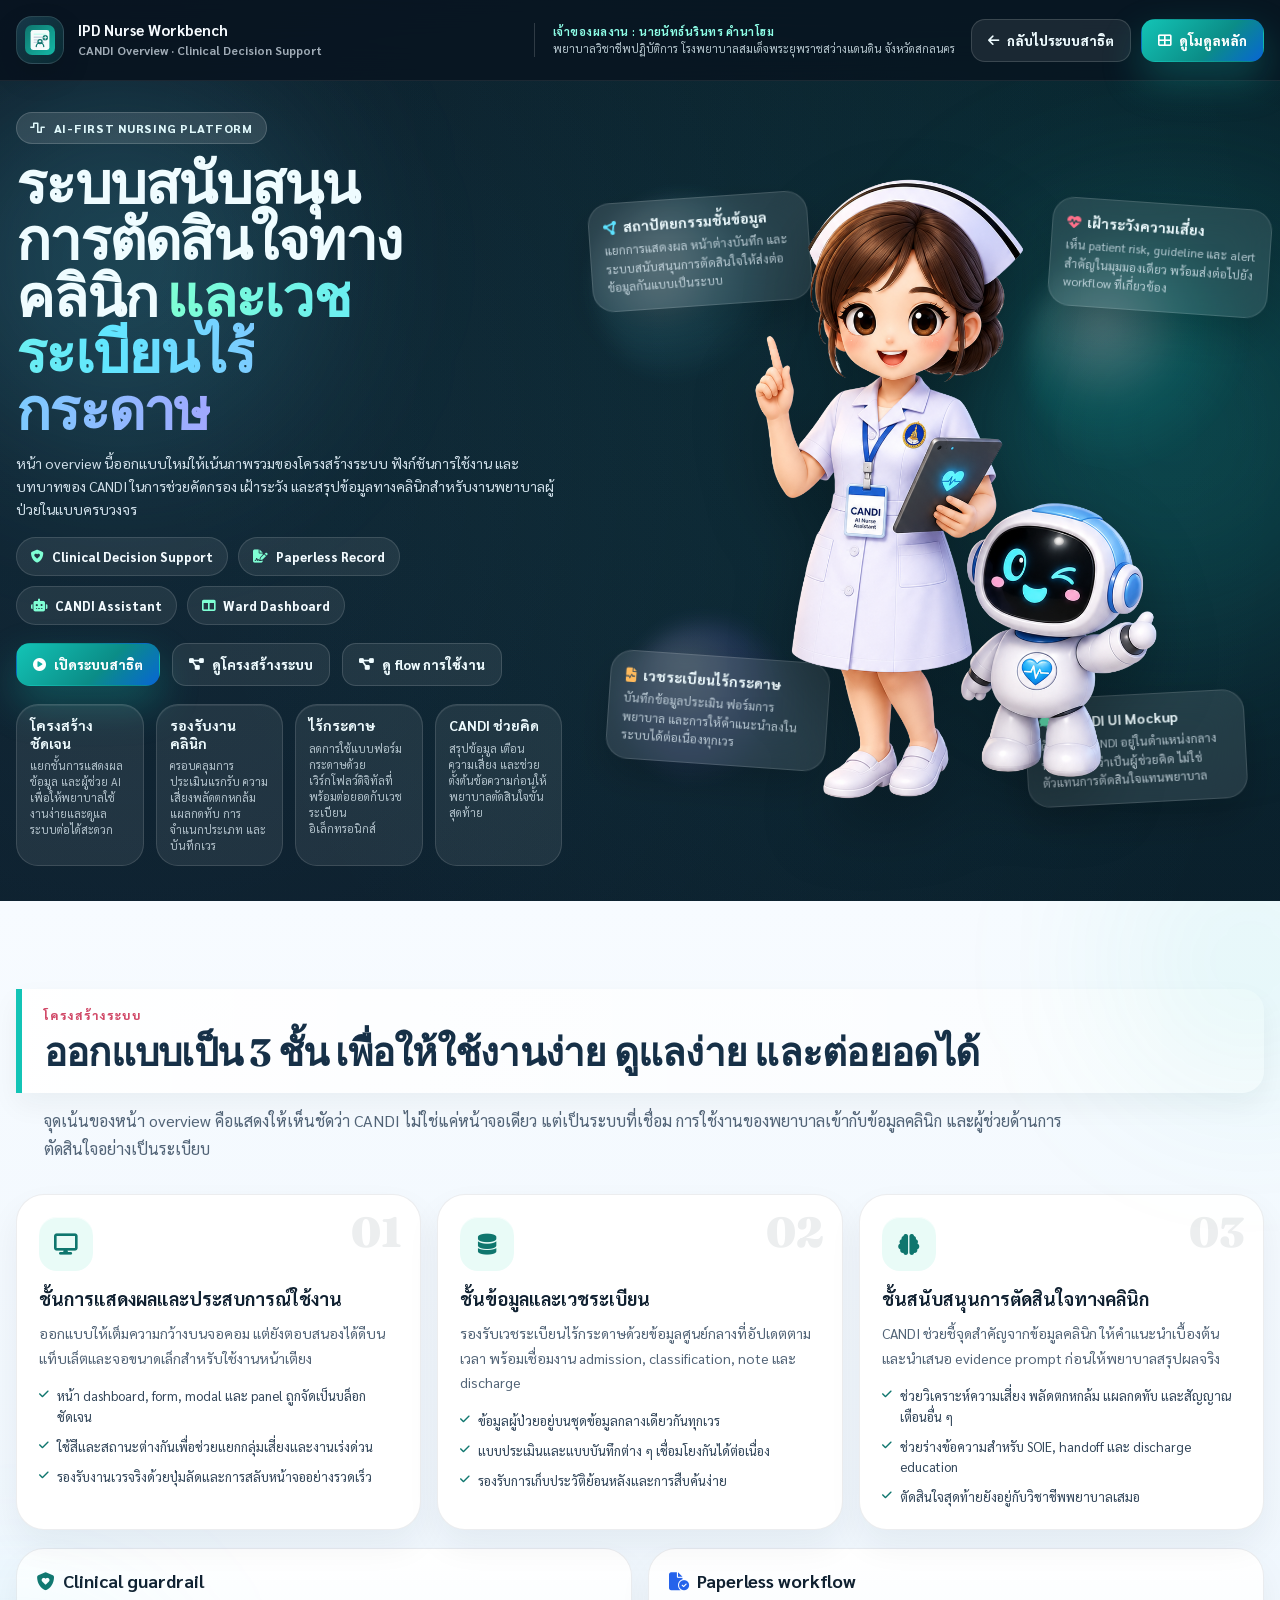
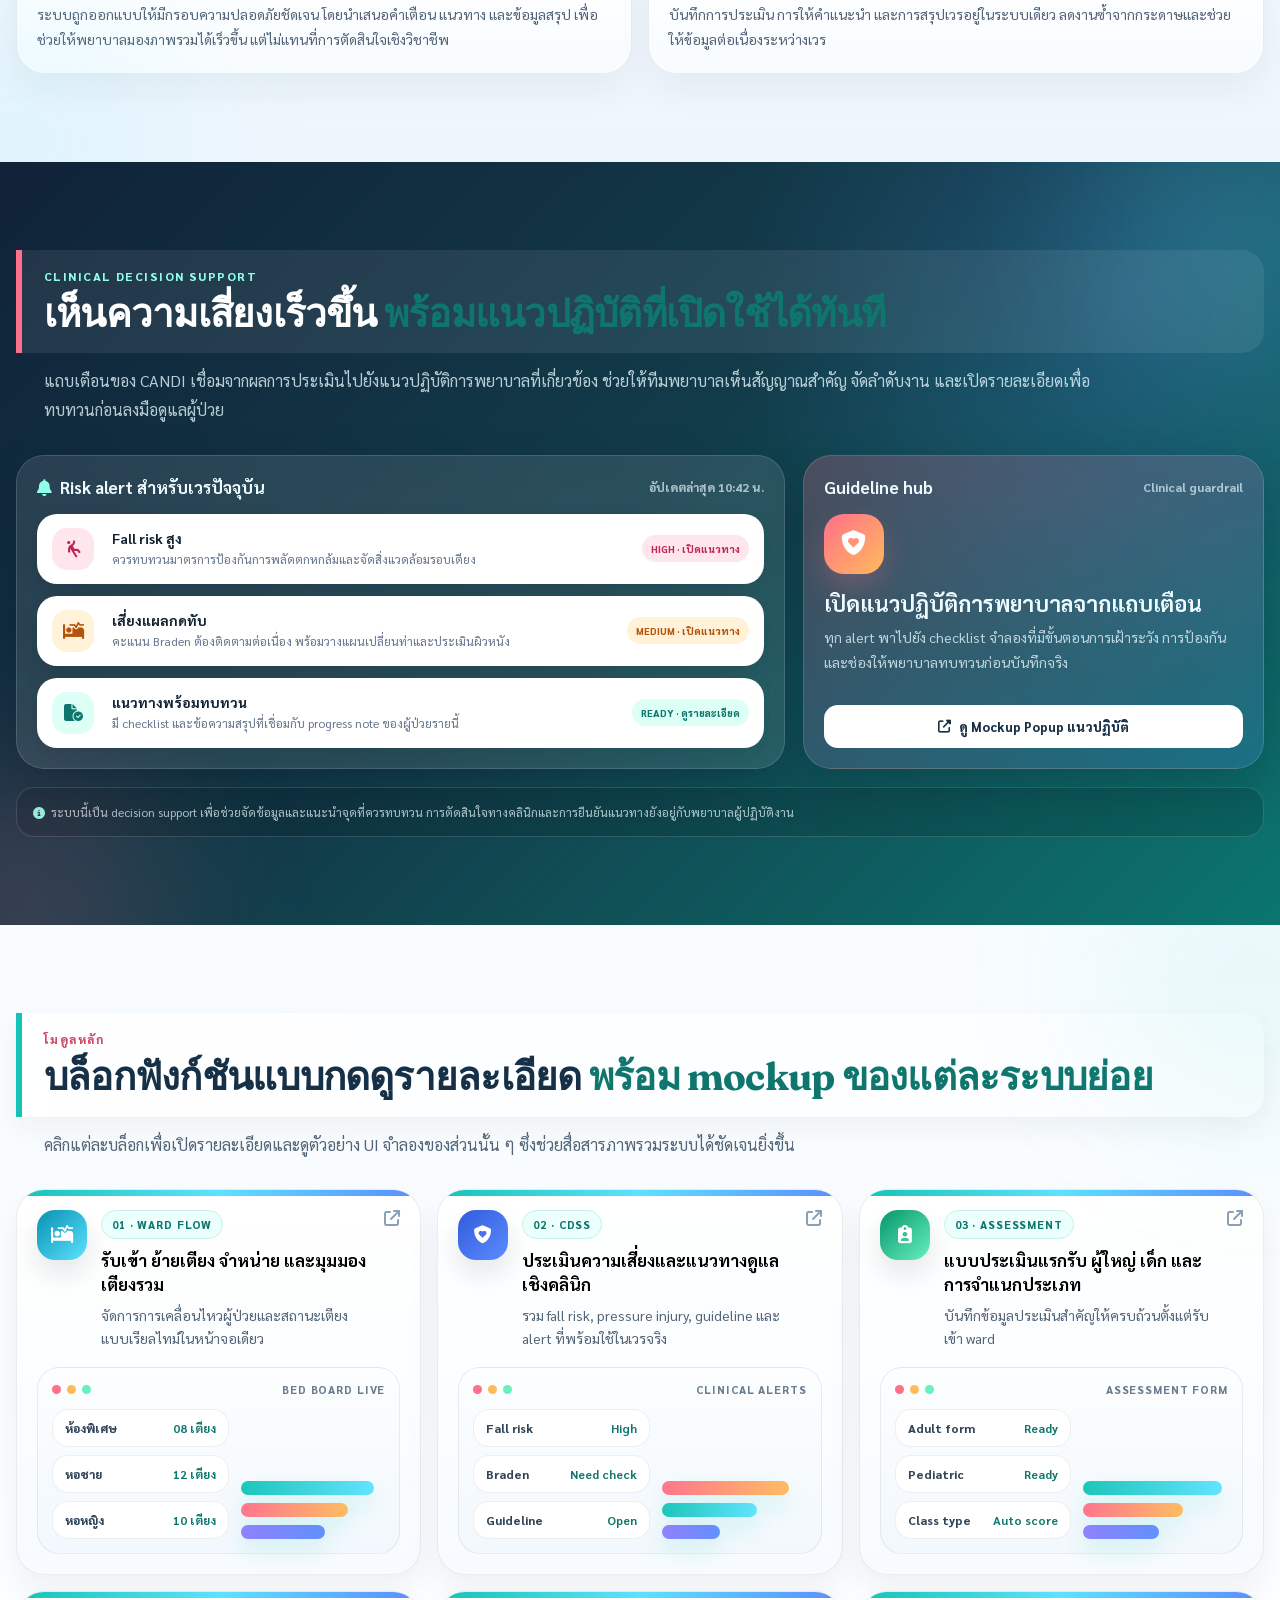
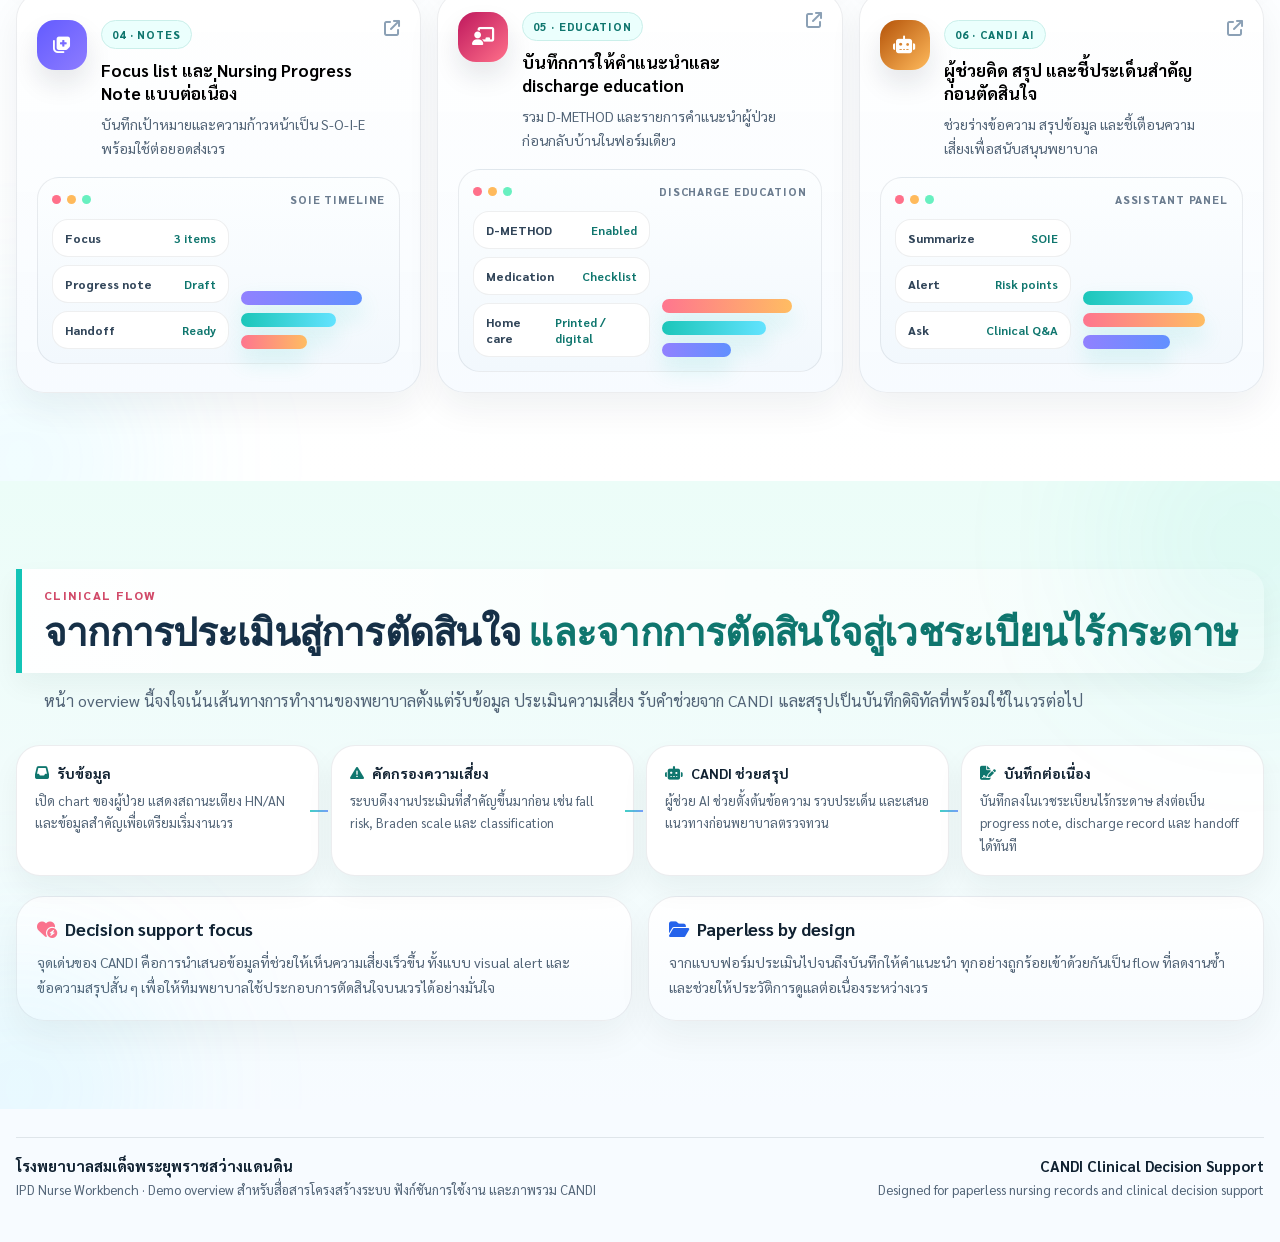
<file: overview.html>
<!DOCTYPE html>
<html lang="th">
<head>
<meta charset="UTF-8">
<meta name="viewport" content="width=device-width, initial-scale=1.0">
<title>IPD Nurse Workbench — ภาพรวมระบบ CANDI</title>
<link rel="preconnect" href="https://fonts.googleapis.com">
<link rel="preconnect" href="https://fonts.gstatic.com" crossorigin>
<link href="https://fonts.googleapis.com/css2?family=Sarabun:wght@300;400;500;600;700;800&family=Fraunces:opsz,wght@9..144,500;9..144,600;9..144,700;9..144,900&display=swap" rel="stylesheet">
<link rel="stylesheet" href="https://cdnjs.cloudflare.com/ajax/libs/font-awesome/6.4.0/css/all.min.css">
<style>
  :root{
    --bg-0:#05111d;
    --bg-1:#071727;
    --bg-2:#0f2436;
    --paper:#f5f8fc;
    --paper-2:#edf4fb;
    --panel:rgba(255,255,255,.76);
    --panel-strong:#ffffff;
    --ink:#102131;
    --ink-soft:#526477;
    --line:rgba(16,33,49,.12);
    --teal:#13c4b6;
    --teal-deep:#0f766e;
    --cyan:#5de2ff;
    --blue:#5b8cff;
    --violet:#8d7cff;
    --rose:#ff708a;
    --amber:#ffba5c;
    --mint:#68f0c0;
    --shadow:0 26px 70px rgba(7,23,39,.18);
  }
  *{box-sizing:border-box;}
  html{scroll-behavior:smooth;}
  body{
    margin:0;
    font-family:'Sarabun',sans-serif;
    background:
      radial-gradient(circle at 10% 10%, rgba(93,226,255,.10), transparent 28%),
      radial-gradient(circle at 92% 6%, rgba(19,196,182,.14), transparent 24%),
      linear-gradient(180deg, #08111d 0%, #0a1725 24%, #f7fbff 24%, #f7fbff 100%);
    color:var(--ink);
    overflow-x:hidden;
    -webkit-font-smoothing:antialiased;
    text-rendering:optimizeLegibility;
  }
  a{color:inherit;text-decoration:none;}
  button{font:inherit;}
  img{display:block;max-width:100%;}
  ::selection{background:var(--teal);color:#fff;}
  @media (prefers-reduced-motion: reduce){
    html{scroll-behavior:auto;}
    *,*::before,*::after{animation-duration:0.01ms !important;animation-iteration-count:1 !important;transition-duration:0.01ms !important;scroll-behavior:auto !important;}
  }

  .shell{
    width:min(1500px, calc(100% - 32px));
    margin:0 auto;
  }
  .section-shell{
    width:min(1500px, calc(100% - 32px));
    margin:0 auto;
  }
  .muted{color:var(--ink-soft);}
  .eyebrow{
    display:inline-flex;
    align-items:center;
    gap:8px;
    padding:7px 13px;
    border-radius:999px;
    font-size:12px;
    font-weight:800;
    letter-spacing:.06em;
    text-transform:uppercase;
    background:rgba(255,255,255,.12);
    border:1px solid rgba(255,255,255,.16);
    color:#dff8fb;
  }
  .eyebrow.light{
    background:#e6fdf8;
    border-color:#c8f4ed;
    color:var(--teal-deep);
  }
  .section-kicker{
    font-size:12px;
    font-weight:900;
    letter-spacing:.12em;
    text-transform:uppercase;
    color:var(--teal-deep);
    margin-bottom:10px;
  }
  .section-title{
    margin:0;
    font-family:'Fraunces',serif;
    font-size:clamp(28px, 3vw, 48px);
    line-height:1.03;
    letter-spacing:-.02em;
  }
  .section-lede{
    max-width:760px;
    margin:16px 0 0;
    font-size:16px;
    line-height:1.8;
    color:#526477;
  }

  .topbar{
    position:sticky;
    top:0;
    z-index:50;
    background:rgba(7,18,30,.74);
    backdrop-filter:blur(20px);
    border-bottom:1px solid rgba(255,255,255,.08);
  }
  .topbar-inner{
    display:flex;
    align-items:center;
    justify-content:space-between;
    gap:16px;
    padding:16px 0;
  }
  .brand{
    display:flex;
    align-items:center;
    gap:14px;
    min-width:0;
  }
  .brand-mark{
    width:48px;
    height:48px;
    border-radius:16px;
    padding:8px;
    background:linear-gradient(135deg, rgba(93,226,255,.18), rgba(19,196,182,.12));
    border:1px solid rgba(255,255,255,.12);
    box-shadow:0 12px 30px rgba(0,0,0,.12);
    flex:0 0 auto;
  }
  .brand-mark img{width:100%;height:100%;object-fit:contain;}
  .brand-copy{min-width:0;}
  .brand-copy b{
    display:block;
    font-size:15px;
    line-height:1.1;
    color:#f6fbff;
  }
  .brand-copy span{
    display:block;
    margin-top:4px;
    font-size:12px;
    color:rgba(221,232,241,.72);
    font-weight:700;
  }
  .owner-copy{
    min-width:0;
    max-width:470px;
    margin-left:auto;
    padding-left:18px;
    border-left:1px solid rgba(255,255,255,.16);
    color:rgba(232,248,255,.78);
    font-size:11px;
    line-height:1.55;
  }
  .owner-copy b{
    display:block;
    color:#8fffe8;
    font-size:11px;
    letter-spacing:.04em;
  }
  .owner-copy span{display:block;}
  .top-actions{
    display:flex;
    align-items:center;
    gap:10px;
    flex-wrap:wrap;
    justify-content:flex-end;
  }
  .btn{
    display:inline-flex;
    align-items:center;
    justify-content:center;
    gap:8px;
    border-radius:14px;
    border:1px solid transparent;
    padding:12px 16px;
    font-weight:900;
    font-size:13px;
    cursor:pointer;
    transition:transform .25s ease, box-shadow .25s ease, background .25s ease, border-color .25s ease, color .25s ease;
  }
  .btn:hover{transform:translateY(-1px);}
  .btn-primary{
    background:linear-gradient(135deg, var(--teal) 0%, #0b8d87 60%, #0866d4 100%);
    color:#fff;
    box-shadow:0 18px 40px rgba(19,196,182,.30);
  }
  .btn-secondary{
    background:rgba(255,255,255,.08);
    border-color:rgba(255,255,255,.14);
    color:#effcff;
  }
  .btn-light{
    background:#fff;
    color:var(--ink);
    border-color:rgba(16,33,49,.08);
    box-shadow:0 10px 28px rgba(16,33,49,.08);
  }
  .btn-light:hover{
    border-color:rgba(19,196,182,.25);
    box-shadow:0 14px 34px rgba(19,196,182,.12);
  }
  .btn-soft{
    background:#eef6ff;
    color:#2558d8;
    border-color:#d5e2ff;
  }

  .hero{
    position:relative;
    height:calc(100vh - 80px);
    min-height:640px;
    padding:12px 0 16px;
    color:#effcff;
    overflow:hidden;
  }
  .hero::before,
  .hero::after{
    content:'';
    position:absolute;
    border-radius:999px;
    filter:blur(90px);
    pointer-events:none;
  }
  .hero::before{
    width:360px;height:360px;
    left:-60px;top:0;
    background:rgba(93,226,255,.18);
    animation:floatGlow 11s ease-in-out infinite;
  }
  .hero::after{
    width:420px;height:420px;
    right:-100px;top:140px;
    background:rgba(19,196,182,.18);
    animation:floatGlow 13s ease-in-out infinite reverse;
  }
  .hero-grid{
    display:grid;
    grid-template-columns:minmax(0,.9fr) minmax(0,1.1fr);
    gap:34px;
    align-items:center;
    height:100%;
    min-height:0;
  }
  .hero-copy{
    position:relative;
    z-index:2;
    padding:0;
  }
  .hero-copy h1{
    margin:12px 0 14px;
    font-family:'Fraunces',serif;
    font-size:clamp(38px, 4.5vw, 64px);
    line-height:.98;
    letter-spacing:-.03em;
    max-width:10.5ch;
  }
  .hero-copy h1 em{
    font-style:normal;
    background:linear-gradient(90deg, #7fffd4 0%, #61e6ff 45%, #a1a8ff 100%);
    -webkit-background-clip:text;
    background-clip:text;
    color:transparent;
  }
  .hero-copy p{
    max-width:68ch;
    margin:0;
    color:#d1e0ea;
    font-size:clamp(14px, 1.08vw, 16px);
    line-height:1.65;
  }
  .chip-row{
    display:flex;
    flex-wrap:wrap;
    gap:10px;
    margin-top:16px;
  }
  .chip{
    display:inline-flex;
    align-items:center;
    gap:8px;
    padding:10px 14px;
    border-radius:999px;
    background:rgba(255,255,255,.08);
    border:1px solid rgba(255,255,255,.12);
    color:#f3fbff;
    font-size:13px;
    font-weight:800;
  }
  .chip i{color:#7fffd4;}
  .hero-actions{
    display:flex;
    flex-wrap:wrap;
    gap:12px;
    margin-top:18px;
  }
  .hero-notes{
    display:grid;
    grid-template-columns:repeat(4, minmax(0,1fr));
    gap:12px;
    margin-top:18px;
  }
  .note-card{
    padding:12px 13px 11px;
    border-radius:22px;
    background:rgba(255,255,255,.08);
    border:1px solid rgba(255,255,255,.12);
    box-shadow:inset 0 1px 0 rgba(255,255,255,.08);
  }
  .note-card b{
    display:block;
    font-size:14px;
    line-height:1.25;
    margin:0 0 6px;
  }
  .note-card span{
    display:block;
    font-size:11px;
    line-height:1.45;
    color:rgba(225,239,247,.76);
  }

  .hero-visual{
    position:relative;
    z-index:2;
    min-height:0;
    display:grid;
    grid-template-columns:1fr;
    align-items:center;
    justify-items:center;
  }
  .hero-orb{
    position:absolute;
    border-radius:999px;
    filter:blur(10px);
    opacity:.95;
  }
  .orb-a{
    width:180px;height:180px;
    left:0;top:44px;
    background:radial-gradient(circle at 35% 35%, rgba(255,255,255,.32), rgba(93,226,255,.12) 42%, rgba(93,226,255,.03) 66%, transparent 72%);
    animation:floatOrb 8s ease-in-out infinite;
  }
  .orb-b{
    width:220px;height:220px;
    right:18px;top:92px;
    background:radial-gradient(circle at 35% 35%, rgba(255,255,255,.28), rgba(19,196,182,.12) 42%, rgba(19,196,182,.03) 66%, transparent 72%);
    animation:floatOrb 10s ease-in-out infinite reverse;
  }
  .orb-c{
    width:160px;height:160px;
    left:32px;bottom:40px;
    background:radial-gradient(circle at 35% 35%, rgba(255,255,255,.24), rgba(141,124,255,.16) 40%, rgba(141,124,255,.05) 65%, transparent 72%);
    animation:floatOrb 9s ease-in-out infinite;
  }
  .hero-float{
    position:absolute;
    width:220px;
    padding:14px;
    border-radius:22px;
    background:rgba(255,255,255,.10);
    border:1px solid rgba(255,255,255,.13);
    backdrop-filter:blur(20px);
    box-shadow:0 18px 40px rgba(0,0,0,.18);
  }
  .hero-float b{
    display:block;
    font-size:14px;
    margin-bottom:5px;
  }
  .hero-float span{
    display:block;
    font-size:12px;
    line-height:1.55;
    color:rgba(225,239,247,.76);
  }
  .float-a{left:-6px;top:42px;transform:rotate(-4deg);}
  .float-b{right:-6px;top:48px;transform:rotate(4deg);}
  .float-c{left:12px;bottom:58px;transform:rotate(4deg);}
  .float-d{right:18px;bottom:20px;transform:rotate(-3deg);}
  .hero-device{
    position:relative;
    width:min(100%, 680px);
    z-index:2;
    grid-column:2;
    grid-row:1;
    transform:translateY(8px);
    display:none;
  }
  .hero-character{
    position:relative;
    z-index:1;
    grid-column:1;
    grid-row:1;
    left:auto;
    bottom:auto;
    width:min(100%, 760px);
    max-width:760px;
    height:auto;
    justify-self:center;
    align-self:center;
    object-fit:contain;
    filter:drop-shadow(0 26px 32px rgba(0,0,0,.28));
    animation:characterFloat 7s ease-in-out infinite;
    pointer-events:none;
  }
  .device{
    padding:18px;
    border-radius:36px;
    background:linear-gradient(180deg, rgba(255,255,255,.13), rgba(255,255,255,.06));
    border:1px solid rgba(255,255,255,.14);
    box-shadow:var(--shadow);
    backdrop-filter:blur(18px);
  }
  .device-screen{
    border-radius:26px;
    overflow:hidden;
    background:linear-gradient(180deg, #fbfdff 0%, #edf5fb 100%);
    color:var(--ink);
    min-height:620px;
    box-shadow:inset 0 1px 0 rgba(255,255,255,.72);
  }
  .device-top{
    display:flex;
    align-items:center;
    justify-content:space-between;
    gap:12px;
    padding:18px 20px;
    border-bottom:1px solid rgba(16,33,49,.08);
    background:linear-gradient(90deg, #ffffff 0%, #f4fbff 100%);
  }
  .device-brand{
    display:flex;
    align-items:center;
    gap:12px;
  }
  .device-brand img{
    width:42px;height:42px;
    object-fit:contain;
    padding:2px;
    border-radius:14px;
    background:linear-gradient(135deg, #f6fdff, #e2f9f4);
    border:1px solid rgba(19,196,182,.16);
  }
  .device-brand b{
    display:block;
    font-size:14px;
    line-height:1.2;
  }
  .device-brand span{
    display:block;
    font-size:11px;
    color:#6a7a8a;
    font-weight:800;
    margin-top:4px;
    letter-spacing:.04em;
  }
  .device-status{
    display:flex;
    gap:8px;
    flex-wrap:wrap;
    justify-content:flex-end;
  }
  .pill{
    display:inline-flex;
    align-items:center;
    gap:7px;
    padding:8px 11px;
    border-radius:999px;
    font-size:11px;
    font-weight:900;
    border:1px solid transparent;
    white-space:nowrap;
  }
  .pill.teal{background:#e6fdf8;color:#0f766e;border-color:#c7f4ee;}
  .pill.rose{background:#fff0f4;color:#be185d;border-color:#ffd6e2;}
  .pill.amber{background:#fff7e8;color:#b45309;border-color:#ffe1aa;}
  .pill.blue{background:#edf4ff;color:#1d4ed8;border-color:#d5e2ff;}
  .device-body{
    display:grid;
    grid-template-columns:88px minmax(0,1fr);
    min-height:calc(620px - 74px);
  }
  .device-nav{
    padding:16px 12px;
    border-right:1px solid rgba(16,33,49,.08);
    background:linear-gradient(180deg, #f9fbfd 0%, #edf5fb 100%);
    display:flex;
    flex-direction:column;
    gap:10px;
  }
  .nav-dot{
    width:100%;
    height:40px;
    border-radius:14px;
    display:flex;
    align-items:center;
    justify-content:center;
    background:#ffffff;
    border:1px solid rgba(16,33,49,.08);
    color:#8fa0b0;
    font-size:14px;
    box-shadow:0 6px 18px rgba(16,33,49,.05);
  }
  .nav-dot.active{
    background:linear-gradient(135deg, var(--teal), #0b8d87);
    color:#fff;
    border-color:transparent;
  }
  .device-main{
    padding:18px;
  }
  .device-main .overview-grid{
    display:grid;
    grid-template-columns:repeat(2, minmax(0,1fr));
    gap:14px;
  }
  .overview-card{
    border-radius:20px;
    padding:16px;
    background:#fff;
    border:1px solid rgba(16,33,49,.08);
    box-shadow:0 8px 24px rgba(16,33,49,.05);
  }
  .overview-card .head{
    display:flex;
    align-items:center;
    justify-content:space-between;
    gap:12px;
    margin-bottom:12px;
  }
  .overview-card .head b{
    font-size:13px;
  }
  .overview-card .head span{
    font-size:11px;
    color:#718196;
    font-weight:800;
  }
  .mini-bars{
    display:flex;
    align-items:flex-end;
    gap:8px;
    min-height:104px;
  }
  .bar{
    flex:1 1 0;
    border-radius:12px 12px 4px 4px;
    background:linear-gradient(180deg, rgba(93,226,255,.98), rgba(19,196,182,.98));
    box-shadow:0 10px 20px rgba(19,196,182,.18);
    min-height:26px;
    position:relative;
  }
  .bar::after{
    content:attr(data-label);
    position:absolute;
    bottom:-22px;
    left:50%;
    transform:translateX(-50%);
    font-size:10px;
    color:#6c7b8a;
    font-weight:800;
    white-space:nowrap;
  }
  .bar.alt{
    background:linear-gradient(180deg, rgba(255,184,92,.98), rgba(255,112,138,.98));
  }
  .bar.violet{
    background:linear-gradient(180deg, rgba(141,124,255,.98), rgba(91,140,255,.98));
  }
  .list-lines{
    display:grid;
    gap:8px;
  }
  .line{
    height:11px;
    border-radius:999px;
    background:linear-gradient(90deg, #eef5fb, #e3edf7);
  }
  .line.w80{width:80%;}
  .line.w68{width:68%;}
  .line.w54{width:54%;}
  .line.w38{width:38%;}
  .line.w92{width:92%;}
  .line.w74{width:74%;}
  .line.w61{width:61%;}
  .line.w46{width:46%;}
  .device-footer{
    margin-top:14px;
    display:grid;
    grid-template-columns:1.25fr .75fr;
    gap:14px;
  }
  .feed-card{
    border-radius:20px;
    background:linear-gradient(180deg, #ffffff 0%, #f7fbff 100%);
    border:1px solid rgba(16,33,49,.08);
    padding:16px;
  }
  .feed-card b{
    display:block;
    font-size:13px;
    margin-bottom:10px;
  }
  .message{
    border-radius:18px;
    padding:12px 14px;
    margin-top:10px;
    font-size:12px;
    line-height:1.65;
    border:1px solid rgba(16,33,49,.08);
  }
  .message.teal{background:#ecfffd;color:#0f766e;}
  .message.rose{background:#fff0f4;color:#be185d;}
  .message.amber{background:#fff8e8;color:#b45309;}
  .support-card{
    border-radius:20px;
    background:linear-gradient(135deg, #0c1525 0%, #122a3e 100%);
    color:#eaf7ff;
    padding:16px;
    border:1px solid rgba(255,255,255,.08);
    box-shadow:0 16px 30px rgba(7,23,39,.15);
  }
  .support-card .avatar{
    width:50px;height:50px;
    border-radius:18px;
    overflow:hidden;
    padding:4px;
    background:rgba(255,255,255,.08);
    border:1px solid rgba(255,255,255,.14);
  }
  .support-card .avatar img{width:100%;height:100%;object-fit:contain;}
  .support-card b{
    display:block;
    font-size:14px;
    margin:12px 0 6px;
  }
  .support-card span{
    display:block;
    font-size:12px;
    line-height:1.7;
    color:rgba(229,244,255,.76);
  }

  .section{
    position:relative;
    overflow:hidden;
    padding:88px 0;
    scroll-margin-top:92px;
  }
  .section::before{
    content:'';
    position:absolute;
    inset:auto auto -120px -120px;
    width:280px;height:280px;
    border-radius:999px;
    filter:blur(80px);
    background:rgba(93,226,255,.10);
    pointer-events:none;
  }
  .section::after{
    content:'';
    position:absolute;
    inset:-80px -110px auto auto;
    width:280px;height:280px;
    border-radius:999px;
    filter:blur(80px);
    background:rgba(19,196,182,.08);
    pointer-events:none;
  }
  .section.light{
    background:linear-gradient(180deg, #f7fbff 0%, #eef6fd 100%);
  }
  .section.white{
    background:linear-gradient(180deg, #f8fcff 0%, #ffffff 100%);
  }
  .section.mint{
    background:linear-gradient(180deg, #ecfdf8 0%, #f7fbff 100%);
  }
  .section-head{
    display:grid;
    grid-template-columns:1fr;
    gap:14px;
    align-items:start;
    margin-bottom:30px;
  }
  .section-head > div:first-child{
    width:100%;
    padding:18px 22px 20px;
    border-left:6px solid var(--teal);
    border-radius:0 22px 22px 0;
    background:linear-gradient(90deg, rgba(255,255,255,.96), rgba(255,255,255,.46));
    box-shadow:0 12px 28px rgba(16,33,49,.05);
  }
  .section-head p{margin:0;max-width:1080px;padding-left:28px;}
  .section-title{max-width:none;color:#163047;}
  .section-title em{font-style:normal;color:var(--teal-deep);}
  .section-kicker{color:#d14a69;}

  .info-pills{
    display:flex;
    flex-wrap:wrap;
    gap:10px;
    margin-top:20px;
  }
  .info-pill{
    display:inline-flex;
    align-items:center;
    gap:8px;
    padding:9px 12px;
    border-radius:999px;
    background:#fff;
    border:1px solid rgba(16,33,49,.08);
    color:var(--ink);
    font-size:12px;
    font-weight:800;
    box-shadow:0 8px 20px rgba(16,33,49,.05);
  }
  .info-pill i{color:var(--teal-deep);}

  .architecture-grid{
    display:grid;
    grid-template-columns:repeat(3, minmax(0,1fr));
    gap:16px;
  }
  .arch-card{
    position:relative;
    border-radius:28px;
    background:var(--panel-strong);
    border:1px solid rgba(16,33,49,.08);
    box-shadow:0 16px 34px rgba(16,33,49,.06);
    padding:22px;
    overflow:hidden;
    min-height:270px;
    transition:transform .25s ease, box-shadow .25s ease, border-color .25s ease;
  }
  .arch-card:hover{
    transform:translateY(-4px);
    border-color:rgba(19,196,182,.24);
    box-shadow:0 24px 42px rgba(19,196,182,.10);
  }
  .arch-card .arch-num{
    position:absolute;
    right:18px;
    top:16px;
    font-family:'Fraunces',serif;
    font-size:42px;
    line-height:1;
    color:rgba(16,33,49,.08);
    font-weight:900;
  }
  .arch-card .icon{
    width:54px;height:54px;
    display:flex;
    align-items:center;
    justify-content:center;
    border-radius:18px;
    background:#e9fbf7;
    color:var(--teal-deep);
    font-size:21px;
    box-shadow:inset 0 1px 0 rgba(255,255,255,.7);
  }
  .arch-card h3{
    margin:16px 0 10px;
    font-size:18px;
    line-height:1.35;
  }
  .arch-card p{
    margin:0;
    color:var(--ink-soft);
    line-height:1.75;
    font-size:14px;
  }
  .arch-list{
    margin-top:16px;
    display:grid;
    gap:10px;
  }
  .arch-list span{
    display:flex;
    align-items:flex-start;
    gap:8px;
    font-size:13px;
    color:#314559;
    line-height:1.55;
  }
  .arch-list i{color:var(--teal-deep);margin-top:3px;font-size:11px;}

  .callout-grid{
    display:grid;
    grid-template-columns:1fr 1fr;
    gap:16px;
    margin-top:18px;
  }
  .callout{
    border-radius:28px;
    background:linear-gradient(180deg, #ffffff 0%, #f8fcff 100%);
    border:1px solid rgba(16,33,49,.08);
    padding:20px;
    box-shadow:0 16px 34px rgba(16,33,49,.05);
  }
  .callout h3{
    margin:0 0 10px;
    font-size:18px;
  }
  .callout p{
    margin:0;
    color:var(--ink-soft);
    line-height:1.8;
    font-size:14px;
  }
  .decision-section{
    background:
      radial-gradient(circle at 88% 18%, rgba(91,140,255,.20), transparent 30%),
      linear-gradient(135deg, #102238 0%, #123c4a 48%, #0b756f 100%);
    color:#effcff;
  }
  .decision-section::before{background:rgba(255,112,138,.18);}
  .decision-section::after{background:rgba(93,226,255,.18);}
  .decision-section .section-head > div:first-child{
    background:rgba(255,255,255,.08);
    border-left-color:#ff708a;
    box-shadow:none;
  }
  .decision-section .section-title{color:#fff;}
  .decision-section .section-kicker{color:#8fffe8;}
  .decision-section .section-lede{color:rgba(232,248,255,.78);}
  .decision-section .section-head p{color:rgba(232,248,255,.78);}
  .risk-board{
    display:grid;
    grid-template-columns:1.25fr .75fr;
    gap:18px;
    align-items:stretch;
  }
  .risk-panel,.practice-panel{
    border-radius:28px;
    padding:20px;
    border:1px solid rgba(255,255,255,.14);
    background:rgba(255,255,255,.10);
    box-shadow:0 20px 50px rgba(2,12,24,.20);
    backdrop-filter:blur(14px);
  }
  .risk-panel-head,.practice-panel-head{display:flex;align-items:center;justify-content:space-between;gap:12px;margin-bottom:16px;}
  .risk-panel-head b,.practice-panel-head b{font-size:17px;}
  .risk-panel-head span,.practice-panel-head span{font-size:12px;color:rgba(232,248,255,.68);font-weight:800;}
  .risk-list{display:grid;gap:12px;}
  .risk-alert{
    display:grid;
    grid-template-columns:48px minmax(0,1fr) auto;
    align-items:center;
    gap:12px;
    padding:13px 14px;
    border-radius:20px;
    background:#fff;
    color:var(--ink);
    border:1px solid rgba(255,255,255,.36);
    box-shadow:0 10px 24px rgba(2,12,24,.12);
    text-align:left;
  }
  .risk-alert .risk-icon{width:42px;height:42px;display:grid;place-items:center;border-radius:15px;font-size:17px;}
  .risk-alert.high .risk-icon{background:#ffe6ed;color:#c02654;}
  .risk-alert.medium .risk-icon{background:#fff2d8;color:#b45309;}
  .risk-alert.ready .risk-icon{background:#dcfff6;color:#0f766e;}
  .risk-alert b{display:block;font-size:14px;margin-bottom:3px;}
  .risk-alert p{margin:0;color:#64748b;font-size:12px;line-height:1.5;}
  .risk-level{padding:7px 9px;border-radius:999px;font-size:10px;font-weight:900;white-space:nowrap;}
  .high .risk-level{background:#ffe6ed;color:#c02654;}
  .medium .risk-level{background:#fff2d8;color:#b45309;}
  .ready .risk-level{background:#dcfff6;color:#0f766e;}
  .practice-panel{background:linear-gradient(155deg, rgba(255,112,138,.24), rgba(91,140,255,.18));display:flex;flex-direction:column;justify-content:space-between;}
  .practice-panel .practice-icon{width:60px;height:60px;display:grid;place-items:center;border-radius:20px;background:linear-gradient(135deg,#ff708a,#ffba5c);color:#fff;font-size:25px;box-shadow:0 14px 28px rgba(255,112,138,.24);}
  .practice-panel h3{margin:16px 0 8px;font-size:22px;line-height:1.25;}
  .practice-panel p{margin:0;color:rgba(232,248,255,.78);font-size:14px;line-height:1.75;}
  .practice-panel .btn{margin-top:22px;width:100%;background:#fff;color:#163047;}
  .practice-panel .btn:hover{background:#eafffa;color:#0f766e;}
  .decision-note{margin-top:18px;padding:14px 16px;border-radius:18px;border:1px solid rgba(255,255,255,.14);background:rgba(0,0,0,.12);color:rgba(232,248,255,.76);font-size:12px;line-height:1.7;}
  .practice-modal .modal-panel{width:min(920px,100%);}
  .practice-modal .modal-head{padding-bottom:18px;background:linear-gradient(135deg,#102238,#0f766e);color:#fff;border-radius:34px 34px 0 0;}
  .practice-modal .modal-head h2{color:#fff;}
  .practice-modal .modal-close{background:rgba(255,255,255,.14);border-color:rgba(255,255,255,.22);color:#fff;}
  .practice-modal .modal-body{display:block;padding-top:22px;}
  .practice-window{display:grid;grid-template-columns:180px 1fr;gap:16px;}
  .practice-nav{padding:14px;border-radius:22px;background:#102238;color:#e8f8ff;display:grid;align-content:start;gap:8px;}
  .practice-nav span{padding:11px 12px;border-radius:13px;font-size:12px;font-weight:800;color:rgba(232,248,255,.68);}
  .practice-nav span.active{background:#1a9d91;color:#fff;}
  .practice-content{border:1px solid rgba(16,33,49,.08);border-radius:22px;padding:18px;background:#fbfdff;}
  .practice-content-head{display:flex;align-items:flex-start;justify-content:space-between;gap:12px;padding-bottom:14px;border-bottom:1px solid rgba(16,33,49,.08);}
  .practice-content-head b{display:block;font-size:18px;color:#163047;}
  .practice-content-head span{display:block;margin-top:4px;color:#718196;font-size:12px;}
  .practice-checklist{display:grid;gap:10px;margin-top:16px;}
  .practice-check{display:flex;align-items:flex-start;gap:10px;padding:12px 13px;border-radius:16px;background:#fff;border:1px solid rgba(16,33,49,.08);font-size:13px;line-height:1.6;color:#314559;}
  .practice-check i{color:#0f9b8f;margin-top:3px;}
  .practice-footer{margin-top:16px;display:flex;justify-content:flex-end;gap:10px;flex-wrap:wrap;}
  .flow{
    margin-top:18px;
    display:grid;
    grid-template-columns:repeat(4, minmax(0,1fr));
    gap:12px;
  }
  .flow-step{
    position:relative;
    border-radius:24px;
    background:#fff;
    border:1px solid rgba(16,33,49,.08);
    padding:18px;
    box-shadow:0 14px 28px rgba(16,33,49,.05);
  }
  .flow-step b{
    display:flex;
    align-items:center;
    gap:8px;
    font-size:14px;
    margin-bottom:8px;
  }
  .flow-step b i{color:var(--teal-deep);}
  .flow-step span{
    display:block;
    font-size:13px;
    line-height:1.7;
    color:var(--ink-soft);
  }
  .flow-step:not(:last-child)::after{
    content:'';
    position:absolute;
    right:-10px;
    top:50%;
    width:18px;
    height:2px;
    transform:translateY(-50%);
    background:linear-gradient(90deg, rgba(19,196,182,.8), rgba(91,140,255,.8));
  }

  .module-grid{
    display:grid;
    grid-template-columns:repeat(3, minmax(0,1fr));
    gap:16px;
  }
  .module-card{
    position:relative;
    text-align:left;
    width:100%;
    border:none;
    padding:20px;
    cursor:pointer;
    border-radius:28px;
    background:
      linear-gradient(180deg, rgba(255,255,255,.96), rgba(247,251,255,.98));
    border:1px solid rgba(16,33,49,.08);
    box-shadow:0 16px 34px rgba(16,33,49,.06);
    overflow:hidden;
    transition:transform .25s ease, box-shadow .25s ease, border-color .25s ease;
  }
  .module-card:hover{
    transform:translateY(-4px);
    border-color:rgba(19,196,182,.24);
    box-shadow:0 22px 42px rgba(19,196,182,.10);
  }
  .module-card::before{
    content:'';
    position:absolute;
    inset:0 auto auto 0;
    width:100%;
    height:6px;
    background:linear-gradient(90deg, var(--teal), var(--cyan), var(--blue));
  }
  .module-card .top{
    display:flex;
    align-items:flex-start;
    justify-content:space-between;
    gap:16px;
  }
  .module-card .meta{
    display:flex;
    align-items:flex-start;
    gap:14px;
    min-width:0;
  }
  .module-icon{
    width:50px;height:50px;
    border-radius:18px;
    display:flex;
    align-items:center;
    justify-content:center;
    color:#fff;
    font-size:18px;
    flex:0 0 auto;
    box-shadow:0 14px 26px rgba(16,33,49,.10);
    background:linear-gradient(135deg, var(--teal-deep), var(--teal));
  }
  .module-card[data-tone="blue"] .module-icon{background:linear-gradient(135deg, #325bdb, #5b8cff);}
  .module-card[data-tone="violet"] .module-icon{background:linear-gradient(135deg, #635bff, #8d7cff);}
  .module-card[data-tone="amber"] .module-icon{background:linear-gradient(135deg, #b45309, #ffba5c);}
  .module-card[data-tone="rose"] .module-icon{background:linear-gradient(135deg, #be185d, #ff708a);}
  .module-card[data-tone="cyan"] .module-icon{background:linear-gradient(135deg, #0891b2, #5de2ff);}
  .module-card[data-tone="mint"] .module-icon{background:linear-gradient(135deg, #059669, #68f0c0);}
  .module-card .eyebrow-small{
    display:inline-flex;
    align-items:center;
    gap:6px;
    font-size:11px;
    font-weight:900;
    letter-spacing:.08em;
    text-transform:uppercase;
    color:var(--teal-deep);
    background:#ebfffd;
    border:1px solid #caefea;
    border-radius:999px;
    padding:6px 10px;
  }
  .module-card h3{
    margin:10px 0 8px;
    font-size:17px;
    line-height:1.36;
  }
  .module-card p{
    margin:0;
    color:var(--ink-soft);
    line-height:1.7;
    font-size:14px;
  }
  .module-preview{
    margin-top:16px;
    border-radius:22px;
    background:linear-gradient(180deg, #fcfeff 0%, #f2f8fd 100%);
    border:1px solid rgba(16,33,49,.08);
    padding:14px;
    min-height:150px;
  }
  .preview-top{
    display:flex;
    align-items:center;
    justify-content:space-between;
    gap:12px;
    margin-bottom:12px;
  }
  .preview-dots{
    display:flex;
    gap:6px;
  }
  .preview-dots span{
    width:9px;height:9px;border-radius:999px;background:#d6e1ec;
  }
  .preview-dots span:first-child{background:#ff708a;}
  .preview-dots span:nth-child(2){background:#ffba5c;}
  .preview-dots span:nth-child(3){background:#68f0c0;}
  .preview-label{
    font-size:11px;
    color:#6b7c8f;
    font-weight:900;
    letter-spacing:.08em;
    text-transform:uppercase;
  }
  .preview-body{
    display:grid;
    grid-template-columns:1.1fr .9fr;
    gap:12px;
  }
  .preview-column{
    display:grid;
    gap:8px;
  }
  .preview-chip{
    display:flex;
    align-items:center;
    justify-content:space-between;
    gap:10px;
    padding:10px 12px;
    border-radius:16px;
    background:#fff;
    border:1px solid rgba(16,33,49,.07);
    font-size:12px;
    font-weight:800;
    color:#314559;
  }
  .preview-chip strong{color:var(--teal-deep);}
  .preview-chart{
    display:grid;
    align-content:end;
    gap:8px;
    min-height:110px;
    padding:8px 0 0;
  }
  .preview-bar{
    height:14px;
    border-radius:999px;
    background:linear-gradient(90deg, rgba(19,196,182,.96), rgba(93,226,255,.96));
    box-shadow:0 12px 22px rgba(19,196,182,.16);
  }
  .preview-bar.alt{background:linear-gradient(90deg, rgba(255,112,138,.96), rgba(255,186,92,.96));}
  .preview-bar.violet{background:linear-gradient(90deg, rgba(141,124,255,.96), rgba(91,140,255,.96));}

  .modal{
    position:fixed;
    inset:0;
    z-index:120;
    display:none;
    align-items:center;
    justify-content:center;
    padding:18px;
    background:rgba(6,13,21,.68);
    backdrop-filter:blur(14px);
  }
  .modal.active{display:flex;}
  .modal-panel{
    width:min(1200px, 100%);
    max-height:min(92vh, 980px);
    overflow:auto;
    border-radius:34px;
    background:linear-gradient(180deg, #ffffff 0%, #f5f9fd 100%);
    box-shadow:0 30px 100px rgba(0,0,0,.26);
    border:1px solid rgba(255,255,255,.24);
  }
  .modal-head{
    display:flex;
    align-items:flex-start;
    justify-content:space-between;
    gap:18px;
    padding:22px 24px 0;
  }
  .modal-close{
    width:42px;height:42px;
    display:flex;
    align-items:center;
    justify-content:center;
    border-radius:14px;
    border:1px solid rgba(16,33,49,.10);
    background:#fff;
    color:var(--ink);
    cursor:pointer;
  }
  .modal-body{
    display:grid;
    grid-template-columns:minmax(0,.92fr) minmax(0,1.08fr);
    gap:18px;
    padding:0 24px 24px;
  }
  .modal-copy{
    padding:10px 0 0;
  }
  .modal-copy h2{
    margin:12px 0 12px;
    font-family:'Fraunces',serif;
    font-size:clamp(28px, 3vw, 42px);
    line-height:1.04;
    letter-spacing:-.02em;
    color:var(--ink);
  }
  .modal-copy p{
    margin:0;
    font-size:15px;
    line-height:1.8;
    color:var(--ink-soft);
  }
  .modal-bullets{
    list-style:none;
    padding:0;
    margin:18px 0 0;
    display:grid;
    gap:12px;
  }
  .modal-bullets li{
    display:flex;
    gap:10px;
    align-items:flex-start;
    padding:12px 14px;
    border-radius:18px;
    background:#fff;
    border:1px solid rgba(16,33,49,.08);
    color:#314559;
    line-height:1.65;
    font-size:13.5px;
  }
  .modal-bullets i{color:var(--teal-deep);margin-top:3px;}
  .mockup-frame{
    border-radius:28px;
    padding:18px;
    background:linear-gradient(180deg, #f0f8ff 0%, #ffffff 100%);
    border:1px solid rgba(16,33,49,.08);
    box-shadow:0 18px 40px rgba(16,33,49,.08);
    min-height:540px;
  }
  .mockup-shell{
    border-radius:24px;
    overflow:hidden;
    background:#fff;
    border:1px solid rgba(16,33,49,.08);
  }
  .mockup-top{
    display:flex;
    align-items:center;
    justify-content:space-between;
    gap:10px;
    padding:16px 18px;
    background:linear-gradient(90deg, #0f1724 0%, #123349 100%);
    color:#f1fbff;
  }
  .mockup-top b{font-size:14px;}
  .mockup-top span{font-size:11px;color:rgba(232,248,255,.72);font-weight:800;letter-spacing:.08em;text-transform:uppercase;}
  .mockup-content{
    padding:18px;
    display:grid;
    gap:14px;
  }
  .mockup-grid{
    display:grid;
    gap:12px;
  }
  .mockup-grid.two{
    grid-template-columns:1.15fr .85fr;
  }
  .mockup-grid.three{
    grid-template-columns:repeat(3, minmax(0,1fr));
  }
  .mock-card{
    border-radius:20px;
    background:linear-gradient(180deg, #ffffff 0%, #f7fbff 100%);
    border:1px solid rgba(16,33,49,.08);
    padding:14px;
  }
  .mock-card.dark{
    background:linear-gradient(180deg, #0e1a2b 0%, #14253b 100%);
    color:#edf9ff;
  }
  .mock-card b{
    display:block;
    font-size:13px;
    margin-bottom:10px;
  }
  .bed-grid{
    display:grid;
    grid-template-columns:repeat(3, minmax(0,1fr));
    gap:10px;
  }
  .bed{
    border-radius:18px;
    padding:12px;
    background:#fff;
    border:1px solid rgba(16,33,49,.08);
    min-height:70px;
    display:flex;
    flex-direction:column;
    justify-content:space-between;
  }
  .bed strong{font-size:12px;}
  .bed span{font-size:11px;color:#718196;font-weight:800;}
  .bed.teal{background:#ecfffd;border-color:#cbf4ed;}
  .bed.rose{background:#fff0f4;border-color:#ffd5e1;}
  .bed.amber{background:#fff8e8;border-color:#ffe1a8;}
  .alert-stack{
    display:grid;
    gap:10px;
  }
  .alert{
    border-radius:16px;
    padding:12px 13px;
    background:#fff;
    border:1px solid rgba(16,33,49,.08);
    font-size:12px;
    color:#314559;
    line-height:1.65;
  }
  .alert strong{display:block;margin-bottom:4px;}
  .alert.teal{background:#ecfffd;color:#0f766e;}
  .alert.rose{background:#fff0f4;color:#be185d;}
  .alert.amber{background:#fff8e8;color:#b45309;}
  .timeline{
    display:grid;
    grid-template-columns:repeat(4, minmax(0,1fr));
    gap:10px;
  }
  .timeline .step{
    padding:14px;
    border-radius:18px;
    background:#fff;
    border:1px solid rgba(16,33,49,.08);
  }
  .timeline .step b{
    display:block;
    font-size:12px;
    margin-bottom:8px;
  }
  .timeline .step span{
    display:block;
    font-size:11.5px;
    line-height:1.7;
    color:#6d7e90;
  }

  footer{
    padding:28px 0 42px;
    color:#526477;
  }
  .footer-box{
    display:flex;
    justify-content:space-between;
    align-items:flex-end;
    gap:20px;
    padding-top:18px;
    border-top:1px solid rgba(16,33,49,.10);
    flex-wrap:wrap;
  }
  .footer-box b{
    display:block;
    font-size:15px;
    color:var(--ink);
  }
  .footer-box span{
    display:block;
    margin-top:4px;
    font-size:13px;
    line-height:1.65;
  }

  @keyframes floatGlow{
    0%,100%{transform:translateY(0) scale(1);}
    50%{transform:translateY(18px) scale(1.04);}
  }
  @keyframes floatOrb{
    0%,100%{transform:translateY(0) translateX(0);}
    50%{transform:translateY(-16px) translateX(10px);}
  }
  @keyframes characterFloat{
    0%,100%{transform:translateY(0) rotate(-1deg);}
    50%{transform:translateY(-12px) rotate(1deg);}
  }

  @media (max-width: 1180px){
    .hero{height:auto;min-height:0;padding-top:18px;}
    .hero-grid{grid-template-columns:1fr;min-height:auto;padding-top:8px;}
    .hero-grid{height:auto;}
    .hero-visual{min-height:700px;grid-template-columns:1fr;}
    .hero-notes{grid-template-columns:repeat(2, minmax(0,1fr));}
    .architecture-grid{grid-template-columns:1fr;}
    .module-grid{grid-template-columns:repeat(2, minmax(0,1fr));}
    .flow{grid-template-columns:repeat(2, minmax(0,1fr));}
    .flow-step:not(:last-child)::after{display:none;}
    .modal-body{grid-template-columns:1fr;}
    .mockup-frame{min-height:auto;}
    .risk-board{grid-template-columns:1fr;}
  }
  @media (max-width: 760px){
    .shell,.section-shell{width:calc(100% - 20px);}
    .topbar-inner{flex-direction:column;align-items:flex-start;}
    .top-actions{width:100%;justify-content:flex-start;}
    .owner-copy{width:100%;max-width:none;margin-left:0;padding:10px 0 0;border-left:0;border-top:1px solid rgba(255,255,255,.14);}
    .btn{padding:11px 14px;font-size:12px;}
    .hero{padding-top:18px;}
    .hero-copy h1{max-width:100%;}
    .hero-actions{width:100%;}
    .hero-actions .btn{width:100%;}
    .hero-notes{grid-template-columns:1fr;}
    .hero-visual{min-height:700px;grid-template-columns:1fr;align-items:end;}
    .hero-float{display:none;}
    .hero-character{grid-column:1;grid-row:1;width:min(100%,430px);height:auto;left:auto;bottom:auto;justify-self:center;align-self:end;margin-bottom:-6px;}
    .hero-device{grid-column:1;grid-row:2;width:100%;transform:none;}
    .device{padding:12px;border-radius:28px;}
    .device-screen{min-height:auto;}
    .device-top{padding:14px;}
    .device-body{grid-template-columns:1fr;}
    .device-nav{display:none;}
    .device-main{padding:14px;}
    .device-main .overview-grid{grid-template-columns:1fr;}
    .device-footer{grid-template-columns:1fr;}
    .section{padding:70px 0;}
    .section-head{grid-template-columns:1fr;gap:10px;margin-bottom:20px;}
    .section-head > div:first-child{padding:14px 16px 16px;}
    .section-head p{padding-left:0;}
    .module-grid{grid-template-columns:1fr;}
    .timeline{grid-template-columns:1fr;}
    .callout-grid{grid-template-columns:1fr;}
    .modal{padding:10px;}
    .modal-panel{border-radius:26px;}
    .modal-head,.modal-body{padding-left:16px;padding-right:16px;}
    .mockup-frame{padding:12px;}
    .mockup-grid.two,.mockup-grid.three{grid-template-columns:1fr;}
    .bed-grid{grid-template-columns:repeat(2, minmax(0,1fr));}
    .risk-alert{grid-template-columns:42px minmax(0,1fr);}
    .risk-level{grid-column:2;justify-self:start;}
    .practice-window{grid-template-columns:1fr;}
    .practice-nav{grid-template-columns:repeat(2,minmax(0,1fr));}
  }
</style>
</head>
<body>
  <header class="topbar">
    <div class="shell topbar-inner">
      <div class="brand">
        <div class="brand-mark">
          <img src="icon-app.svg" alt="IPD Nurse Workbench">
        </div>
        <div class="brand-copy">
          <b>IPD Nurse Workbench</b>
          <span>CANDI Overview · Clinical Decision Support</span>
        </div>
      </div>
      <div class="owner-copy" aria-label="เจ้าของผลงาน">
        <b>เจ้าของผลงาน : นายนัทธ์นรินทร คำนาโฮม</b>
        <span>พยาบาลวิชาชีพปฏิบัติการ โรงพยาบาลสมเด็จพระยุพราชสว่างแดนดิน จังหวัดสกลนคร</span>
      </div>
      <div class="top-actions">
        <a class="btn btn-secondary" href="index.html">
          <i class="fa-solid fa-arrow-left"></i>
          กลับไประบบสาธิต
        </a>
        <a class="btn btn-primary" href="#modules">
          <i class="fa-solid fa-table-cells-large"></i>
          ดูโมดูลหลัก
        </a>
      </div>
    </div>
  </header>

  <main>
    <section class="hero">
      <div class="section-shell hero-grid">
        <div class="hero-copy">
          <span class="eyebrow">
            <i class="fa-solid fa-wave-square"></i>
            AI-first nursing platform
          </span>
          <h1>ระบบสนับสนุนการตัดสินใจทางคลินิก <em>และเวชระเบียนไร้กระดาษ</em></h1>
          <p>
            หน้า overview นี้ออกแบบใหม่ให้เน้นภาพรวมของโครงสร้างระบบ ฟังก์ชันการใช้งาน และบทบาทของ CANDI
            ในการช่วยคัดกรอง เฝ้าระวัง และสรุปข้อมูลทางคลินิกสำหรับงานพยาบาลผู้ป่วยในแบบครบวงจร
          </p>
          <div class="chip-row">
            <span class="chip"><i class="fa-solid fa-shield-heart"></i>Clinical Decision Support</span>
            <span class="chip"><i class="fa-solid fa-file-signature"></i>Paperless Record</span>
            <span class="chip"><i class="fa-solid fa-robot"></i>CANDI Assistant</span>
            <span class="chip"><i class="fa-solid fa-table-columns"></i>Ward Dashboard</span>
          </div>
          <div class="hero-actions">
            <a class="btn btn-primary" href="index.html">
              <i class="fa-solid fa-circle-play"></i>
              เปิดระบบสาธิต
            </a>
            <a class="btn btn-secondary" href="#architecture">
              <i class="fa-solid fa-diagram-project"></i>
              ดูโครงสร้างระบบ
            </a>
            <a class="btn btn-secondary" href="#flow">
              <i class="fa-solid fa-diagram-project"></i>
              ดู flow การใช้งาน
            </a>
          </div>
          <div class="hero-notes">
            <div class="note-card">
              <b>โครงสร้างชัดเจน</b>
              <span>แยกชั้นการแสดงผล ข้อมูล และผู้ช่วย AI เพื่อให้พยาบาลใช้งานง่ายและดูแลระบบต่อได้สะดวก</span>
            </div>
            <div class="note-card">
              <b>รองรับงานคลินิก</b>
              <span>ครอบคลุมการประเมินแรกรับ ความเสี่ยงพลัดตกหกล้ม แผลกดทับ การจำแนกประเภท และบันทึกเวร</span>
            </div>
            <div class="note-card">
              <b>ไร้กระดาษ</b>
              <span>ลดการใช้แบบฟอร์มกระดาษด้วยเวิร์กโฟลว์ดิจิทัลที่พร้อมต่อยอดกับเวชระเบียนอิเล็กทรอนิกส์</span>
            </div>
            <div class="note-card">
              <b>CANDI ช่วยคิด</b>
              <span>สรุปข้อมูล เตือนความเสี่ยง และช่วยตั้งต้นข้อความก่อนให้พยาบาลตัดสินใจขั้นสุดท้าย</span>
            </div>
          </div>
        </div>

        <div class="hero-visual">
          <div class="hero-orb orb-a"></div>
          <div class="hero-orb orb-b"></div>
          <div class="hero-orb orb-c"></div>

          <div class="hero-float float-a">
            <b><i class="fa-solid fa-circle-nodes" style="color:var(--cyan);margin-right:6px;"></i>สถาปัตยกรรมชั้นข้อมูล</b>
            <span>แยกการแสดงผล หน้าต่างบันทึก และระบบสนับสนุนการตัดสินใจให้ส่งต่อข้อมูลกันแบบเป็นระบบ</span>
          </div>
          <div class="hero-float float-b">
            <b><i class="fa-solid fa-heart-pulse" style="color:var(--rose);margin-right:6px;"></i>เฝ้าระวังความเสี่ยง</b>
            <span>เห็น patient risk, guideline และ alert สำคัญในมุมมองเดียว พร้อมส่งต่อไปยัง workflow ที่เกี่ยวข้อง</span>
          </div>
          <div class="hero-float float-c">
            <b><i class="fa-solid fa-file-waveform" style="color:var(--amber);margin-right:6px;"></i>เวชระเบียนไร้กระดาษ</b>
            <span>บันทึกข้อมูลประเมิน ฟอร์มการพยาบาล และการให้คำแนะนำลงในระบบได้ต่อเนื่องทุกเวร</span>
          </div>
          <div class="hero-float float-d">
            <b><i class="fa-solid fa-comments" style="color:var(--mint);margin-right:6px;"></i>CANDI UI Mockup</b>
            <span>ตัวละคร CANDI อยู่ในตำแหน่งกลางหน้าเพื่อสื่อว่าเป็นผู้ช่วยคิด ไม่ใช่ตัวแทนการตัดสินใจแทนพยาบาล</span>
          </div>

          <img class="hero-character" src="CANDI.png" alt="น้อง CANDI ผู้ช่วยสนับสนุนการตัดสินใจทางคลินิก">

          <div class="hero-device">
            <div class="device">
              <div class="device-screen">
                <div class="device-top">
                  <div class="device-brand">
                    <img src="CANDI.png" alt="CANDI">
                    <div>
                      <b>IPD Nurse Workbench</b>
                      <span>Smart clinical decision hub</span>
                    </div>
                  </div>
                  <div class="device-status">
                    <span class="pill teal"><i class="fa-solid fa-circle"></i> CANDI Active</span>
                    <span class="pill blue"><i class="fa-solid fa-lock"></i> Paperless</span>
                  </div>
                </div>

                <div class="device-body">
                  <aside class="device-nav">
                    <div class="nav-dot active"><i class="fa-solid fa-house-medical"></i></div>
                    <div class="nav-dot"><i class="fa-solid fa-bed-pulse"></i></div>
                    <div class="nav-dot"><i class="fa-solid fa-shield-heart"></i></div>
                    <div class="nav-dot"><i class="fa-solid fa-clipboard-user"></i></div>
                    <div class="nav-dot"><i class="fa-solid fa-robot"></i></div>
                    <div class="nav-dot"><i class="fa-solid fa-file-medical"></i></div>
                  </aside>
                  <div class="device-main">
                    <div class="overview-grid">
                      <div class="overview-card">
                        <div class="head">
                          <b>Ward status</b>
                          <span>Real-time bed flow</span>
                        </div>
                        <div class="mini-bars">
                          <div class="bar" data-label="เตียงว่าง"></div>
                          <div class="bar alt" style="height:78px" data-label="เตียงใช้งาน"></div>
                          <div class="bar violet" style="height:106px" data-label="เฝ้าระวัง"></div>
                        </div>
                      </div>
                      <div class="overview-card">
                        <div class="head">
                          <b>CANDI insight</b>
                          <span>clinical support</span>
                        </div>
                        <div class="list-lines">
                          <div class="line w92"></div>
                          <div class="line w74"></div>
                          <div class="line w61"></div>
                          <div class="line w46"></div>
                        </div>
                      </div>
                    </div>

                    <div class="device-footer">
                      <div class="feed-card">
                        <b>มุมมองงานประจำเวร</b>
                        <div class="message teal">
                          <strong>Risk alert</strong>
                          ผู้ป่วยกลุ่มเสี่ยงตกเตียงและแผลกดทับถูกดึงขึ้นมาเป็นแถวสำคัญใน dashboard ทันที
                        </div>
                        <div class="message amber">
                          <strong>Paperless note</strong>
                          เตรียมบันทึก SOIE / D-METHOD / handoff ได้ในหน้าจอเดียวโดยไม่ต้องพิมพ์แบบฟอร์มซ้ำ
                        </div>
                      </div>
                      <div class="support-card">
                        <div class="avatar">
                          <img src="CANDI.png" alt="CANDI">
                        </div>
                        <b>น้อง CANDI</b>
                        <span>
                          ช่วยตั้งต้นข้อความ สรุปข้อมูลสำคัญ และชี้จุดที่ควรตรวจซ้ำ เพื่อให้พยาบาลตัดสินใจบนข้อมูลที่ครบถ้วนกว่าเดิม
                        </span>
                      </div>
                    </div>
                  </div>
                </div>
              </div>
            </div>
          </div>
        </div>
      </div>
    </section>

    <section id="architecture" class="section light">
      <div class="section-shell">
        <div class="section-head">
          <div>
            <div class="section-kicker">โครงสร้างระบบ</div>
            <h2 class="section-title">ออกแบบเป็น 3 ชั้น เพื่อให้ใช้งานง่าย ดูแลง่าย และต่อยอดได้</h2>
          </div>
          <p class="section-lede">
            จุดเน้นของหน้า overview คือแสดงให้เห็นชัดว่า CANDI ไม่ใช่แค่หน้าจอเดียว แต่เป็นระบบที่เชื่อม
            การใช้งานของพยาบาลเข้ากับข้อมูลคลินิก และผู้ช่วยด้านการตัดสินใจอย่างเป็นระเบียบ
          </p>
        </div>

        <div class="architecture-grid">
          <article class="arch-card">
            <div class="arch-num">01</div>
            <div class="icon"><i class="fa-solid fa-display"></i></div>
            <h3>ชั้นการแสดงผลและประสบการณ์ใช้งาน</h3>
            <p>ออกแบบให้เต็มความกว้างบนจอคอม แต่ยังตอบสนองได้ดีบนแท็บเล็ตและจอขนาดเล็กสำหรับใช้งานหน้าเตียง</p>
            <div class="arch-list">
              <span><i class="fa-solid fa-check"></i> หน้า dashboard, form, modal และ panel ถูกจัดเป็นบล็อกชัดเจน</span>
              <span><i class="fa-solid fa-check"></i> ใช้สีและสถานะต่างกันเพื่อช่วยแยกกลุ่มเสี่ยงและงานเร่งด่วน</span>
              <span><i class="fa-solid fa-check"></i> รองรับงานเวรจริงด้วยปุ่มลัดและการสลับหน้าจออย่างรวดเร็ว</span>
            </div>
          </article>

          <article class="arch-card">
            <div class="arch-num">02</div>
            <div class="icon"><i class="fa-solid fa-database"></i></div>
            <h3>ชั้นข้อมูลและเวชระเบียน</h3>
            <p>รองรับเวชระเบียนไร้กระดาษด้วยข้อมูลศูนย์กลางที่อัปเดตตามเวลา พร้อมเชื่อมงาน admission, classification, note และ discharge</p>
            <div class="arch-list">
              <span><i class="fa-solid fa-check"></i> ข้อมูลผู้ป่วยอยู่บนชุดข้อมูลกลางเดียวกันทุกเวร</span>
              <span><i class="fa-solid fa-check"></i> แบบประเมินและแบบบันทึกต่าง ๆ เชื่อมโยงกันได้ต่อเนื่อง</span>
              <span><i class="fa-solid fa-check"></i> รองรับการเก็บประวัติย้อนหลังและการสืบค้นง่าย</span>
            </div>
          </article>

          <article class="arch-card">
            <div class="arch-num">03</div>
            <div class="icon"><i class="fa-solid fa-brain"></i></div>
            <h3>ชั้นสนับสนุนการตัดสินใจทางคลินิก</h3>
            <p>CANDI ช่วยชี้จุดสำคัญจากข้อมูลคลินิก ให้คำแนะนำเบื้องต้น และนำเสนอ evidence prompt ก่อนให้พยาบาลสรุปผลจริง</p>
            <div class="arch-list">
              <span><i class="fa-solid fa-check"></i> ช่วยวิเคราะห์ความเสี่ยง พลัดตกหกล้ม แผลกดทับ และสัญญาณเตือนอื่น ๆ</span>
              <span><i class="fa-solid fa-check"></i> ช่วยร่างข้อความสำหรับ SOIE, handoff และ discharge education</span>
              <span><i class="fa-solid fa-check"></i> ตัดสินใจสุดท้ายยังอยู่กับวิชาชีพพยาบาลเสมอ</span>
            </div>
          </article>
        </div>

        <div class="callout-grid">
          <div class="callout">
            <h3><i class="fa-solid fa-shield-heart" style="color:var(--teal-deep);margin-right:8px;"></i>Clinical guardrail</h3>
            <p>
              ระบบถูกออกแบบให้มีกรอบความปลอดภัยชัดเจน โดยนำเสนอคำเตือน แนวทาง และข้อมูลสรุป
              เพื่อช่วยให้พยาบาลมองภาพรวมได้เร็วขึ้น แต่ไม่แทนที่การตัดสินใจเชิงวิชาชีพ
            </p>
          </div>
          <div class="callout">
            <h3><i class="fa-solid fa-file-circle-check" style="color:#2563eb;margin-right:8px;"></i>Paperless workflow</h3>
            <p>
              บันทึกการประเมิน การให้คำแนะนำ และการสรุปเวรอยู่ในระบบเดียว ลดงานซ้ำจากกระดาษและช่วยให้ข้อมูลต่อเนื่องระหว่างเวร
            </p>
          </div>
        </div>
      </div>
    </section>

    <section id="cdss-focus" class="section decision-section">
      <div class="section-shell">
        <div class="section-head">
          <div>
            <div class="section-kicker">Clinical decision support</div>
            <h2 class="section-title">เห็นความเสี่ยงเร็วขึ้น <em>พร้อมแนวปฏิบัติที่เปิดใช้ได้ทันที</em></h2>
          </div>
          <p class="section-lede">
            แถบเตือนของ CANDI เชื่อมจากผลการประเมินไปยังแนวปฏิบัติการพยาบาลที่เกี่ยวข้อง ช่วยให้ทีมพยาบาลเห็นสัญญาณสำคัญ จัดลำดับงาน และเปิดรายละเอียดเพื่อทบทวนก่อนลงมือดูแลผู้ป่วย
          </p>
        </div>

        <div class="risk-board">
          <div class="risk-panel">
            <div class="risk-panel-head">
              <b><i class="fa-solid fa-bell" style="color:#8fffe8;margin-right:8px;"></i>Risk alert สำหรับเวรปัจจุบัน</b>
              <span>อัปเดตล่าสุด 10:42 น.</span>
            </div>
            <div class="risk-list">
              <button class="risk-alert high" type="button" data-practice="fall">
                <span class="risk-icon"><i class="fa-solid fa-person-falling"></i></span>
                <span><b>Fall risk สูง</b><p>ควรทบทวนมาตรการป้องกันการพลัดตกหกล้มและจัดสิ่งแวดล้อมรอบเตียง</p></span>
                <span class="risk-level">HIGH · เปิดแนวทาง</span>
              </button>
              <button class="risk-alert medium" type="button" data-practice="pressure">
                <span class="risk-icon"><i class="fa-solid fa-bed-pulse"></i></span>
                <span><b>เสี่ยงแผลกดทับ</b><p>คะแนน Braden ต้องติดตามต่อเนื่อง พร้อมวางแผนเปลี่ยนท่าและประเมินผิวหนัง</p></span>
                <span class="risk-level">MEDIUM · เปิดแนวทาง</span>
              </button>
              <button class="risk-alert ready" type="button" data-practice="handoff">
                <span class="risk-icon"><i class="fa-solid fa-file-circle-check"></i></span>
                <span><b>แนวทางพร้อมทบทวน</b><p>มี checklist และข้อความสรุปที่เชื่อมกับ progress note ของผู้ป่วยรายนี้</p></span>
                <span class="risk-level">READY · ดูรายละเอียด</span>
              </button>
            </div>
          </div>
          <div class="practice-panel">
            <div>
              <div class="practice-panel-head"><b>Guideline hub</b><span>Clinical guardrail</span></div>
              <div class="practice-icon"><i class="fa-solid fa-shield-heart"></i></div>
              <h3>เปิดแนวปฏิบัติการพยาบาลจากแถบเตือน</h3>
              <p>ทุก alert พาไปยัง checklist จำลองที่มีขั้นตอนการเฝ้าระวัง การป้องกัน และช่องให้พยาบาลทบทวนก่อนบันทึกจริง</p>
            </div>
            <button class="btn" type="button" data-practice="fall"><i class="fa-solid fa-up-right-from-square"></i> ดู Mockup Popup แนวปฏิบัติ</button>
          </div>
        </div>
        <div class="decision-note"><i class="fa-solid fa-circle-info" style="margin-right:6px;color:#8fffe8;"></i>ระบบนี้เป็น decision support เพื่อช่วยจัดข้อมูลและแนะนำจุดที่ควรทบทวน การตัดสินใจทางคลินิกและการยืนยันแนวทางยังอยู่กับพยาบาลผู้ปฏิบัติงาน</div>
      </div>
    </section>

    <section id="modules" class="section white">
      <div class="section-shell">
        <div class="section-head">
          <div>
            <div class="section-kicker">โมดูลหลัก</div>
            <h2 class="section-title">บล็อกฟังก์ชันแบบกดดูรายละเอียด <em>พร้อม mockup ของแต่ละระบบย่อย</em></h2>
          </div>
          <p class="section-lede">
            คลิกแต่ละบล็อกเพื่อเปิดรายละเอียดและดูตัวอย่าง UI จำลองของส่วนนั้น ๆ ซึ่งช่วยสื่อสารภาพรวมระบบได้ชัดเจนยิ่งขึ้น
          </p>
        </div>

        <div class="module-grid">
          <button type="button" class="module-card" data-module="wardflow" data-tone="cyan">
            <div class="top">
              <div class="meta">
                <div class="module-icon"><i class="fa-solid fa-bed-pulse"></i></div>
                <div>
                  <span class="eyebrow-small">01 · Ward flow</span>
                  <h3>รับเข้า ย้ายเตียง จำหน่าย และมุมมองเตียงรวม</h3>
                  <p>จัดการการเคลื่อนไหวผู้ป่วยและสถานะเตียงแบบเรียลไทม์ในหน้าจอเดียว</p>
                </div>
              </div>
              <i class="fa-solid fa-arrow-up-right-from-square" style="color:#8ba0b5;"></i>
            </div>
            <div class="module-preview">
              <div class="preview-top">
                <div class="preview-dots"><span></span><span></span><span></span></div>
                <div class="preview-label">bed board live</div>
              </div>
              <div class="preview-body">
                <div class="preview-column">
                  <div class="preview-chip"><span>ห้องพิเศษ</span><strong>08 เตียง</strong></div>
                  <div class="preview-chip"><span>หอชาย</span><strong>12 เตียง</strong></div>
                  <div class="preview-chip"><span>หอหญิง</span><strong>10 เตียง</strong></div>
                </div>
                <div class="preview-chart">
                  <div class="preview-bar" style="width:92%"></div>
                  <div class="preview-bar alt" style="width:74%"></div>
                  <div class="preview-bar violet" style="width:58%"></div>
                </div>
              </div>
            </div>
          </button>

          <button type="button" class="module-card" data-module="cdss" data-tone="blue">
            <div class="top">
              <div class="meta">
                <div class="module-icon"><i class="fa-solid fa-shield-heart"></i></div>
                <div>
                  <span class="eyebrow-small">02 · CDSS</span>
                  <h3>ประเมินความเสี่ยงและแนวทางดูแลเชิงคลินิก</h3>
                  <p>รวม fall risk, pressure injury, guideline และ alert ที่พร้อมใช้ในเวรจริง</p>
                </div>
              </div>
              <i class="fa-solid fa-arrow-up-right-from-square" style="color:#8ba0b5;"></i>
            </div>
            <div class="module-preview">
              <div class="preview-top">
                <div class="preview-dots"><span></span><span></span><span></span></div>
                <div class="preview-label">clinical alerts</div>
              </div>
              <div class="preview-body">
                <div class="preview-column">
                  <div class="preview-chip"><span>Fall risk</span><strong>High</strong></div>
                  <div class="preview-chip"><span>Braden</span><strong>Need check</strong></div>
                  <div class="preview-chip"><span>Guideline</span><strong>Open</strong></div>
                </div>
                <div class="preview-chart">
                  <div class="preview-bar alt" style="width:88%"></div>
                  <div class="preview-bar" style="width:66%"></div>
                  <div class="preview-bar violet" style="width:40%"></div>
                </div>
              </div>
            </div>
          </button>

          <button type="button" class="module-card" data-module="assessment" data-tone="mint">
            <div class="top">
              <div class="meta">
                <div class="module-icon"><i class="fa-solid fa-clipboard-user"></i></div>
                <div>
                  <span class="eyebrow-small">03 · Assessment</span>
                  <h3>แบบประเมินแรกรับ ผู้ใหญ่ เด็ก และการจำแนกประเภท</h3>
                  <p>บันทึกข้อมูลประเมินสำคัญให้ครบถ้วนตั้งแต่รับเข้า ward</p>
                </div>
              </div>
              <i class="fa-solid fa-arrow-up-right-from-square" style="color:#8ba0b5;"></i>
            </div>
            <div class="module-preview">
              <div class="preview-top">
                <div class="preview-dots"><span></span><span></span><span></span></div>
                <div class="preview-label">assessment form</div>
              </div>
              <div class="preview-body">
                <div class="preview-column">
                  <div class="preview-chip"><span>Adult form</span><strong>Ready</strong></div>
                  <div class="preview-chip"><span>Pediatric</span><strong>Ready</strong></div>
                  <div class="preview-chip"><span>Class type</span><strong>Auto score</strong></div>
                </div>
                <div class="preview-chart">
                  <div class="preview-bar" style="width:96%"></div>
                  <div class="preview-bar alt" style="width:69%"></div>
                  <div class="preview-bar violet" style="width:52%"></div>
                </div>
              </div>
            </div>
          </button>

          <button type="button" class="module-card" data-module="notes" data-tone="violet">
            <div class="top">
              <div class="meta">
                <div class="module-icon"><i class="fa-solid fa-notes-medical"></i></div>
                <div>
                  <span class="eyebrow-small">04 · Notes</span>
                  <h3>Focus list และ Nursing Progress Note แบบต่อเนื่อง</h3>
                  <p>บันทึกเป้าหมายและความก้าวหน้าเป็น S-O-I-E พร้อมใช้ต่อยอดส่งเวร</p>
                </div>
              </div>
              <i class="fa-solid fa-arrow-up-right-from-square" style="color:#8ba0b5;"></i>
            </div>
            <div class="module-preview">
              <div class="preview-top">
                <div class="preview-dots"><span></span><span></span><span></span></div>
                <div class="preview-label">soie timeline</div>
              </div>
              <div class="preview-body">
                <div class="preview-column">
                  <div class="preview-chip"><span>Focus</span><strong>3 items</strong></div>
                  <div class="preview-chip"><span>Progress note</span><strong>Draft</strong></div>
                  <div class="preview-chip"><span>Handoff</span><strong>Ready</strong></div>
                </div>
                <div class="preview-chart">
                  <div class="preview-bar violet" style="width:84%"></div>
                  <div class="preview-bar" style="width:66%"></div>
                  <div class="preview-bar alt" style="width:46%"></div>
                </div>
              </div>
            </div>
          </button>

          <button type="button" class="module-card" data-module="education" data-tone="rose">
            <div class="top">
              <div class="meta">
                <div class="module-icon"><i class="fa-solid fa-chalkboard-user"></i></div>
                <div>
                  <span class="eyebrow-small">05 · Education</span>
                  <h3>บันทึกการให้คำแนะนำและ discharge education</h3>
                  <p>รวม D-METHOD และรายการคำแนะนำผู้ป่วยก่อนกลับบ้านในฟอร์มเดียว</p>
                </div>
              </div>
              <i class="fa-solid fa-arrow-up-right-from-square" style="color:#8ba0b5;"></i>
            </div>
            <div class="module-preview">
              <div class="preview-top">
                <div class="preview-dots"><span></span><span></span><span></span></div>
                <div class="preview-label">discharge education</div>
              </div>
              <div class="preview-body">
                <div class="preview-column">
                  <div class="preview-chip"><span>D-METHOD</span><strong>Enabled</strong></div>
                  <div class="preview-chip"><span>Medication</span><strong>Checklist</strong></div>
                  <div class="preview-chip"><span>Home care</span><strong>Printed / digital</strong></div>
                </div>
                <div class="preview-chart">
                  <div class="preview-bar alt" style="width:90%"></div>
                  <div class="preview-bar" style="width:72%"></div>
                  <div class="preview-bar violet" style="width:48%"></div>
                </div>
              </div>
            </div>
          </button>

          <button type="button" class="module-card" data-module="candi" data-tone="amber">
            <div class="top">
              <div class="meta">
                <div class="module-icon"><i class="fa-solid fa-robot"></i></div>
                <div>
                  <span class="eyebrow-small">06 · CANDI AI</span>
                  <h3>ผู้ช่วยคิด สรุป และชี้ประเด็นสำคัญก่อนตัดสินใจ</h3>
                  <p>ช่วยร่างข้อความ สรุปข้อมูล และชี้เตือนความเสี่ยงเพื่อสนับสนุนพยาบาล</p>
                </div>
              </div>
              <i class="fa-solid fa-arrow-up-right-from-square" style="color:#8ba0b5;"></i>
            </div>
            <div class="module-preview">
              <div class="preview-top">
                <div class="preview-dots"><span></span><span></span><span></span></div>
                <div class="preview-label">assistant panel</div>
              </div>
              <div class="preview-body">
                <div class="preview-column">
                  <div class="preview-chip"><span>Summarize</span><strong>SOIE</strong></div>
                  <div class="preview-chip"><span>Alert</span><strong>Risk points</strong></div>
                  <div class="preview-chip"><span>Ask</span><strong>Clinical Q&A</strong></div>
                </div>
                <div class="preview-chart">
                  <div class="preview-bar" style="width:76%"></div>
                  <div class="preview-bar alt" style="width:84%"></div>
                  <div class="preview-bar violet" style="width:60%"></div>
                </div>
              </div>
            </div>
          </button>
        </div>
      </div>
    </section>

    <section id="flow" class="section mint">
      <div class="section-shell">
        <div class="section-head">
          <div>
            <div class="section-kicker">Clinical flow</div>
            <h2 class="section-title">จากการประเมินสู่การตัดสินใจ <em>และจากการตัดสินใจสู่เวชระเบียนไร้กระดาษ</em></h2>
          </div>
          <p class="section-lede">
            หน้า overview นี้จงใจเน้นเส้นทางการทำงานของพยาบาลตั้งแต่รับข้อมูล ประเมินความเสี่ยง
            รับคำช่วยจาก CANDI และสรุปเป็นบันทึกดิจิทัลที่พร้อมใช้ในเวรต่อไป
          </p>
        </div>

        <div class="flow">
          <div class="flow-step">
            <b><i class="fa-solid fa-inbox"></i>รับข้อมูล</b>
            <span>เปิด chart ของผู้ป่วย แสดงสถานะเตียง HN/AN และข้อมูลสำคัญเพื่อเตรียมเริ่มงานเวร</span>
          </div>
          <div class="flow-step">
            <b><i class="fa-solid fa-triangle-exclamation"></i>คัดกรองความเสี่ยง</b>
            <span>ระบบดึงงานประเมินที่สำคัญขึ้นมาก่อน เช่น fall risk, Braden scale และ classification</span>
          </div>
          <div class="flow-step">
            <b><i class="fa-solid fa-robot"></i>CANDI ช่วยสรุป</b>
            <span>ผู้ช่วย AI ช่วยตั้งต้นข้อความ รวบประเด็น และเสนอแนวทางก่อนพยาบาลตรวจทวน</span>
          </div>
          <div class="flow-step">
            <b><i class="fa-solid fa-file-signature"></i>บันทึกต่อเนื่อง</b>
            <span>บันทึกลงในเวชระเบียนไร้กระดาษ ส่งต่อเป็น progress note, discharge record และ handoff ได้ทันที</span>
          </div>
        </div>

        <div class="callout-grid" style="margin-top:20px;">
          <div class="callout">
            <h3><i class="fa-solid fa-heart-circle-bolt" style="color:var(--rose);margin-right:8px;"></i>Decision support focus</h3>
            <p>
              จุดเด่นของ CANDI คือการนำเสนอข้อมูลที่ช่วยให้เห็นความเสี่ยงเร็วขึ้น ทั้งแบบ visual alert และ
              ข้อความสรุปสั้น ๆ เพื่อให้ทีมพยาบาลใช้ประกอบการตัดสินใจบนเวรได้อย่างมั่นใจ
            </p>
          </div>
          <div class="callout">
            <h3><i class="fa-solid fa-folder-open" style="color:#2563eb;margin-right:8px;"></i>Paperless by design</h3>
            <p>
              จากแบบฟอร์มประเมินไปจนถึงบันทึกให้คำแนะนำ ทุกอย่างถูกร้อยเข้าด้วยกันเป็น flow ที่ลดงานซ้ำ
              และช่วยให้ประวัติการดูแลต่อเนื่องระหว่างเวร
            </p>
          </div>
        </div>
      </div>
    </section>
  </main>

  <footer>
    <div class="section-shell footer-box">
      <div>
        <b>โรงพยาบาลสมเด็จพระยุพราชสว่างแดนดิน</b>
        <span>IPD Nurse Workbench · Demo overview สำหรับสื่อสารโครงสร้างระบบ ฟังก์ชันการใช้งาน และภาพรวม CANDI</span>
      </div>
      <div style="text-align:right;">
        <b>CANDI Clinical Decision Support</b>
        <span>Designed for paperless nursing records and clinical decision support</span>
      </div>
    </div>
  </footer>

  <div id="module-modal" class="modal" aria-hidden="true">
    <div class="modal-panel" role="dialog" aria-modal="true" aria-labelledby="module-modal-title">
      <div class="modal-head">
        <div>
          <span id="module-modal-eyebrow" class="eyebrow light"></span>
          <h2 id="module-modal-title"></h2>
        </div>
        <button type="button" class="modal-close" data-close-modal aria-label="ปิดหน้าต่างรายละเอียด">
          <i class="fa-solid fa-xmark"></i>
        </button>
      </div>
      <div class="modal-body">
        <div class="modal-copy">
          <p id="module-modal-summary"></p>
          <ul id="module-modal-bullets" class="modal-bullets"></ul>
        </div>
        <div class="mockup-frame" id="module-modal-mockup"></div>
      </div>
    </div>
  </div>

  <div id="practice-modal" class="modal practice-modal" aria-hidden="true">
    <div class="modal-panel" role="dialog" aria-modal="true" aria-labelledby="practice-modal-title">
      <div class="modal-head">
        <div>
          <span class="eyebrow">CANDI · Nursing practice popup</span>
          <h2 id="practice-modal-title">แนวปฏิบัติการพยาบาล: ป้องกันการพลัดตกหกล้ม</h2>
        </div>
        <button type="button" class="modal-close" data-close-practice aria-label="ปิดหน้าต่างแนวปฏิบัติ"><i class="fa-solid fa-xmark"></i></button>
      </div>
      <div class="modal-body">
        <div class="practice-window">
          <nav class="practice-nav" aria-label="หมวดแนวปฏิบัติ">
            <span class="active"><i class="fa-solid fa-person-falling" style="margin-right:7px;"></i>Fall risk</span>
            <span><i class="fa-solid fa-bed-pulse" style="margin-right:7px;"></i>Pressure injury</span>
            <span><i class="fa-solid fa-heart-pulse" style="margin-right:7px;"></i>Early warning</span>
            <span><i class="fa-solid fa-file-signature" style="margin-right:7px;"></i>บันทึกต่อเนื่อง</span>
          </nav>
          <div class="practice-content">
            <div class="practice-content-head"><div><b id="practice-content-title">Fall risk · ระดับสูง</b><span id="practice-content-subtitle">ผู้ป่วย: AN 650124 · หอผู้ป่วยอายุรกรรม</span></div><span class="risk-level high">ต้องทบทวน</span></div>
            <div class="practice-checklist" id="practice-checklist">
              <div class="practice-check"><i class="fa-solid fa-circle-check"></i><span>จัดเตียงให้อยู่ระดับต่ำ ล็อกล้อเตียง และวางกริ่งเรียกพยาบาลในระยะเอื้อมถึง</span></div>
              <div class="practice-check"><i class="fa-solid fa-circle-check"></i><span>ประเมินการเดิน การทรงตัว และความต้องการช่วยเหลือทุกครั้งก่อนลุกจากเตียง</span></div>
              <div class="practice-check"><i class="fa-solid fa-circle-check"></i><span>สื่อสารความเสี่ยงกับผู้ป่วยและญาติ พร้อมติดสัญลักษณ์แจ้งเตือนตามแนวทางของหน่วยงาน</span></div>
              <div class="practice-check"><i class="fa-solid fa-circle-check"></i><span>บันทึกมาตรการที่ดำเนินการแล้วใน progress note และส่งต่อประเด็นสำคัญในเวรถัดไป</span></div>
            </div>
            <div class="practice-footer"><button class="btn btn-soft" type="button"><i class="fa-solid fa-print"></i> พิมพ์แนวทาง</button><button class="btn btn-primary" type="button" data-close-practice><i class="fa-solid fa-check"></i> รับทราบและกลับไปที่ผู้ป่วย</button></div>
          </div>
        </div>
      </div>
    </div>
  </div>

  <script>
    const MODULES = {
      wardflow: {
        eyebrow: 'Module 01 · Ward flow',
        title: 'รับเข้า ย้ายเตียง จำหน่าย และมุมมองเตียงรวม',
        summary: 'โฟลว์สำหรับดูการเคลื่อนไหวผู้ป่วยและสถานะเตียงในภาพเดียว ช่วยให้ทีมพยาบาลเห็น occupancy, bed status และงานเคลื่อนย้ายผู้ป่วยได้เร็วขึ้น',
        bullets: [
          'รวมงาน admit, transfer และ discharge อยู่ในจุดเดียว',
          'ช่วยให้เห็นสถานะเตียงและการใช้งานของแต่ละ ward แบบทันที',
          'ลดการจดจำด้วยกระดาษและลดการอัปเดตซ้ำระหว่างเวร'
        ],
        mockup: `
          <div class="mockup-shell">
            <div class="mockup-top">
              <div><b>Ward flow board</b><span>Live bed movement</span></div>
              <span>12 occupied / 4 available</span>
            </div>
            <div class="mockup-content">
              <div class="mockup-grid two">
                <div class="mock-card">
                  <b>สถานะเตียง</b>
                  <div class="bed-grid">
                    <div class="bed teal"><strong>Bed 01</strong><span>Admit</span></div>
                    <div class="bed amber"><strong>Bed 02</strong><span>Observation</span></div>
                    <div class="bed rose"><strong>Bed 03</strong><span>Transfer</span></div>
                    <div class="bed"><strong>Bed 04</strong><span>Ready</span></div>
                    <div class="bed teal"><strong>Bed 05</strong><span>Active</span></div>
                    <div class="bed"><strong>Bed 06</strong><span>Ready</span></div>
                  </div>
                </div>
                <div class="mock-card dark">
                  <b>งานล่าสุด</b>
                  <div class="alert-stack">
                    <div class="alert teal"><strong>รับเข้าใหม่</strong>ผู้ป่วยหญิงจาก ER ถูกจัดเข้าหอหญิงและอัปเดตข้อมูลเข้าระบบแล้ว</div>
                    <div class="alert amber"><strong>เตียงใกล้พร้อม</strong>Bed 04 รอทำความสะอาดก่อนเปิดใช้งาน</div>
                    <div class="alert rose"><strong>ย้ายเตียง</strong>มีการย้ายผู้ป่วยไปหอเฉพาะทางตามแผนการรักษา</div>
                  </div>
                </div>
              </div>
              <div class="mockup-grid">
                <div class="mock-card">
                  <b>Activity summary</b>
                  <div class="timeline">
                    <div class="step"><b>Admit</b><span>3 ราย</span></div>
                    <div class="step"><b>Transfer</b><span>2 ราย</span></div>
                    <div class="step"><b>Discharge</b><span>1 ราย</span></div>
                    <div class="step"><b>Open bed</b><span>4 เตียง</span></div>
                  </div>
                </div>
              </div>
            </div>
          </div>`
      },
      cdss: {
        eyebrow: 'Module 02 · Clinical decision support',
        title: 'ประเมินความเสี่ยงและแนวทางดูแลเชิงคลินิก',
        summary: 'บล็อกนี้สื่อสารว่า CANDI ช่วยเปิดความเสี่ยงสำคัญให้เร็วขึ้น ทั้งความเสี่ยงพลัดตกหกล้ม แผลกดทับ และ guideline ที่ใช้บ่อยใน ward',
        bullets: [
          'แสดงความเสี่ยงสำคัญด้วยสีและป้ายสถานะที่อ่านได้ง่าย',
          'เชื่อม guideline และคำเตือนเพื่อช่วยเตรียมการดูแล',
          'เป็น decision support ไม่ใช่คำสั่งแทนการตัดสินใจของพยาบาล'
        ],
        mockup: `
          <div class="mockup-shell">
            <div class="mockup-top">
              <div><b>Clinical alerts</b><span>Decision support panel</span></div>
              <span>3 active alerts</span>
            </div>
            <div class="mockup-content">
              <div class="mockup-grid two">
                <div class="mock-card">
                  <b>Risk dashboard</b>
                  <div class="alert-stack">
                    <div class="alert rose"><strong>Fall risk</strong>คะแนนสูงมาก ต้องมีมาตรการป้องกันเพิ่ม</div>
                    <div class="alert amber"><strong>Braden</strong>พื้นที่เสี่ยงกดทับ ควรตรวจสภาพผิวหนังเพิ่มเติม</div>
                    <div class="alert teal"><strong>Guideline</strong>เปิดแนวทางที่เกี่ยวข้องได้ในคลิกเดียว</div>
                  </div>
                </div>
                <div class="mock-card">
                  <b>Signal strips</b>
                  <div class="preview-chart" style="min-height:180px;">
                    <div class="preview-bar alt" style="width:88%"></div>
                    <div class="preview-bar" style="width:64%"></div>
                    <div class="preview-bar violet" style="width:50%"></div>
                    <div class="preview-bar" style="width:34%;background:linear-gradient(90deg, rgba(19,196,182,.96), rgba(91,140,255,.96));"></div>
                  </div>
                </div>
              </div>
              <div class="mockup-grid">
                <div class="mock-card">
                  <b>Guideline quick access</b>
                  <div class="timeline">
                    <div class="step"><b>Fall</b><span>Step-up prevention</span></div>
                    <div class="step"><b>Braden</b><span>Pressure injury care</span></div>
                    <div class="step"><b>Morse</b><span>Adult risk scale</span></div>
                    <div class="step"><b>MAAS</b><span>Pediatric safety</span></div>
                  </div>
                </div>
              </div>
            </div>
          </div>`
      },
      assessment: {
        eyebrow: 'Module 03 · Assessment',
        title: 'แบบประเมินแรกรับ ผู้ใหญ่ เด็ก และการจำแนกประเภท',
        summary: 'ใช้หน้าจอเดียวเพื่อจัดการแบบประเมินหลักของ IPD ตั้งแต่การรับผู้ป่วยใหม่ การประเมินสมรรถนะ ไปจนถึงการคำนวณประเภทผู้ป่วยสำหรับเวรพยาบาล',
        bullets: [
          'รองรับแบบประเมินผู้ใหญ่และผู้ป่วยเด็กใน workflow เดียวกัน',
          'ช่วยเก็บข้อมูลเริ่มต้นที่จำเป็นต่อการตัดสินใจต่อเนื่อง',
          'ทำให้การจำแนกประเภทและการเตรียมกำลังคนอ่านง่ายขึ้น'
        ],
        mockup: `
          <div class="mockup-shell">
            <div class="mockup-top">
              <div><b>Assessment form</b><span>Initial triage</span></div>
              <span>Auto scoring ready</span>
            </div>
            <div class="mockup-content">
              <div class="mockup-grid two">
                <div class="mock-card">
                  <b>Adult form</b>
                  <div class="list-lines">
                    <div class="line w92"></div>
                    <div class="line w80"></div>
                    <div class="line w74"></div>
                    <div class="line w61"></div>
                    <div class="line w46"></div>
                  </div>
                </div>
                <div class="mock-card">
                  <b>Pediatric form</b>
                  <div class="list-lines">
                    <div class="line w88"></div>
                    <div class="line w68"></div>
                    <div class="line w54"></div>
                    <div class="line w40"></div>
                    <div class="line w76"></div>
                  </div>
                </div>
              </div>
              <div class="mockup-grid">
                <div class="mock-card">
                  <b>Classification summary</b>
                  <div class="timeline">
                    <div class="step"><b>Type 1</b><span>Low care load</span></div>
                    <div class="step"><b>Type 3</b><span>Moderate care load</span></div>
                    <div class="step"><b>Type 4</b><span>High care load</span></div>
                    <div class="step"><b>Type 5</b><span>Critical support</span></div>
                  </div>
                </div>
              </div>
            </div>
          </div>`
      },
      notes: {
        eyebrow: 'Module 04 · Nursing notes',
        title: 'Focus list และ Nursing Progress Note แบบต่อเนื่อง',
        summary: 'บล็อกนี้แสดงงานบันทึกที่เชื่อมต่อกันระหว่าง focus list, progress note และการส่งต่อเวร เพื่อให้ข้อมูลสำคัญไม่กระจัดกระจาย',
        bullets: [
          'ช่วยจัดหัวข้อปัญหาและเป้าหมายการพยาบาลให้เป็นระบบ',
          'รองรับการเขียน progress note แบบ S-O-I-E',
          'ต่อยอดเป็น handoff note ได้ทันทีโดยไม่ต้องย้ายข้อมูลด้วยมือ'
        ],
        mockup: `
          <div class="mockup-shell">
            <div class="mockup-top">
              <div><b>Nursing notes</b><span>SOIE workspace</span></div>
              <span>Shift handoff ready</span>
            </div>
            <div class="mockup-content">
              <div class="mockup-grid two">
                <div class="mock-card">
                  <b>Focus list</b>
                  <div class="alert-stack">
                    <div class="alert teal"><strong>F-01</strong>ติดตามอาการหายใจและ oxygen support</div>
                    <div class="alert amber"><strong>F-02</strong>เฝ้าระวังภาวะโภชนาการและ intake</div>
                    <div class="alert rose"><strong>F-03</strong>ประเมินการเคลื่อนไหวและความปลอดภัย</div>
                  </div>
                </div>
                <div class="mock-card">
                  <b>SOIE preview</b>
                  <div class="list-lines">
                    <div class="line w92"></div>
                    <div class="line w80"></div>
                    <div class="line w68"></div>
                    <div class="line w54"></div>
                    <div class="line w46"></div>
                    <div class="line w74"></div>
                  </div>
                </div>
              </div>
              <div class="mockup-grid">
                <div class="mock-card">
                  <b>Handoff summary</b>
                  <div class="timeline">
                    <div class="step"><b>S</b><span>Situation summary</span></div>
                    <div class="step"><b>O</b><span>Objective findings</span></div>
                    <div class="step"><b>I</b><span>Intervention plan</span></div>
                    <div class="step"><b>E</b><span>Evaluation / next steps</span></div>
                  </div>
                </div>
              </div>
            </div>
          </div>`
      },
      education: {
        eyebrow: 'Module 05 · Education',
        title: 'บันทึกการให้คำแนะนำและ discharge education',
        summary: 'รวมงานให้คำแนะนำก่อนจำหน่ายและการดูแลต่อเนื่องไว้เป็นแบบฟอร์มดิจิทัล ทำให้ทีมพยาบาลสื่อสารกับผู้ป่วยและญาติได้ครบถ้วนขึ้น',
        bullets: [
          'รองรับ D-METHOD และหัวข้อให้คำแนะนำที่ใช้บ่อย',
          'ทำให้ข้อมูลก่อนกลับบ้านอยู่ในระบบเดียวกับเวชระเบียน',
          'ช่วยสร้างความต่อเนื่องระหว่างแผนรักษาในโรงพยาบาลและการดูแลที่บ้าน'
        ],
        mockup: `
          <div class="mockup-shell">
            <div class="mockup-top">
              <div><b>Discharge education</b><span>Patient guide</span></div>
              <span>Printable & digital</span>
            </div>
            <div class="mockup-content">
              <div class="mockup-grid two">
                <div class="mock-card">
                  <b>D-METHOD checklist</b>
                  <div class="timeline">
                    <div class="step"><b>D</b><span>Drug list</span></div>
                    <div class="step"><b>M</b><span>Monitoring</span></div>
                    <div class="step"><b>E</b><span>Exercise</span></div>
                    <div class="step"><b>T</b><span>Treatment plan</span></div>
                  </div>
                </div>
                <div class="mock-card">
                  <b>Discharge pack</b>
                  <div class="alert-stack">
                    <div class="alert teal"><strong>Medication</strong>จัดยากลับบ้านพร้อมคำอธิบายสั้น ๆ</div>
                    <div class="alert amber"><strong>Home care</strong>แนบคำแนะนำสำหรับญาติและผู้ดูแล</div>
                    <div class="alert rose"><strong>Follow-up</strong>ระบุวันนัดและสัญญาณเตือนที่ควรมาพบแพทย์</div>
                  </div>
                </div>
              </div>
              <div class="mockup-grid">
                <div class="mock-card">
                  <b>Digital handout preview</b>
                  <div class="list-lines">
                    <div class="line w92"></div>
                    <div class="line w80"></div>
                    <div class="line w88"></div>
                    <div class="line w61"></div>
                  </div>
                </div>
              </div>
            </div>
          </div>`
      },
      candi: {
        eyebrow: 'Module 06 · CANDI AI',
        title: 'ผู้ช่วยคิด สรุป และชี้ประเด็นสำคัญก่อนตัดสินใจ',
        summary: 'บล็อกนี้เป็นภาพแทนของ CANDI ในฐานะผู้ช่วยทางคลินิกที่ไม่ตัดสินใจแทนพยาบาล แต่ช่วยทำให้ข้อมูลที่จำเป็นต่อการตัดสินใจถูกสรุปมาไวขึ้น',
        bullets: [
          'ช่วยร่างข้อความและสรุปสาระสำคัญจากข้อมูลที่มี',
          'ช่วยเตือนจุดเสี่ยงหรือประเด็นที่ควรตรวจซ้ำ',
          'ใช้งานเป็น clinical assistant ที่เคารพบทบาทวิชาชีพพยาบาล'
        ],
        mockup: `
          <div class="mockup-shell">
            <div class="mockup-top">
              <div><b>CANDI assistant</b><span>Clinical conversation</span></div>
              <span>Guardrails on</span>
            </div>
            <div class="mockup-content">
              <div class="mockup-grid two">
                <div class="mock-card dark">
                  <b>Prompt window</b>
                  <div class="message teal">สรุปผู้ป่วยรายนี้ให้แบบสั้น ๆ พร้อมประเด็นเสี่ยงหลัก</div>
                  <div class="message amber">ตรวจสอบจุดที่ควรเฝ้าระวังเรื่องหกล้มและแผลกดทับ</div>
                  <div class="message rose">ร่าง SOIE คร่าว ๆ เพื่อให้พยาบาลทบทวนก่อนบันทึกจริง</div>
                </div>
                <div class="mock-card">
                  <b>Assistant output</b>
                  <div class="list-lines">
                    <div class="line w92"></div>
                    <div class="line w80"></div>
                    <div class="line w74"></div>
                    <div class="line w61"></div>
                    <div class="line w46"></div>
                  </div>
                </div>
              </div>
              <div class="mockup-grid">
                <div class="mock-card">
                  <b>Safe decision support</b>
                  <div class="timeline">
                    <div class="step"><b>Collect</b><span>รวบข้อมูลสำคัญ</span></div>
                    <div class="step"><b>Summarize</b><span>สรุปประเด็น</span></div>
                    <div class="step"><b>Warn</b><span>ชี้จุดเสี่ยง</span></div>
                    <div class="step"><b>Review</b><span>พยาบาลตัดสินใจ</span></div>
                  </div>
                </div>
              </div>
            </div>
          </div>`
      }
    };

    const modal = document.getElementById('module-modal');
    const modalEyebrow = document.getElementById('module-modal-eyebrow');
    const modalTitle = document.getElementById('module-modal-title');
    const modalSummary = document.getElementById('module-modal-summary');
    const modalBullets = document.getElementById('module-modal-bullets');
    const modalMockup = document.getElementById('module-modal-mockup');
    const practiceModal = document.getElementById('practice-modal');
    const practiceTitle = document.getElementById('practice-modal-title');
    const practiceContentTitle = document.getElementById('practice-content-title');
    const practiceContentSubtitle = document.getElementById('practice-content-subtitle');
    const practiceChecklist = document.getElementById('practice-checklist');

    const PRACTICES = {
      fall: {
        title: 'แนวปฏิบัติการพยาบาล: ป้องกันการพลัดตกหกล้ม',
        contentTitle: 'Fall risk · ระดับสูง',
        subtitle: 'ผู้ป่วย: AN 650124 · หอผู้ป่วยอายุรกรรม',
        items: [
          'จัดเตียงให้อยู่ระดับต่ำ ล็อกล้อเตียง และวางกริ่งเรียกพยาบาลในระยะเอื้อมถึง',
          'ประเมินการเดิน การทรงตัว และความต้องการช่วยเหลือทุกครั้งก่อนลุกจากเตียง',
          'สื่อสารความเสี่ยงกับผู้ป่วยและญาติ พร้อมติดสัญลักษณ์แจ้งเตือนตามแนวทางของหน่วยงาน',
          'บันทึกมาตรการที่ดำเนินการแล้วใน progress note และส่งต่อประเด็นสำคัญในเวรถัดไป'
        ]
      },
      pressure: {
        title: 'แนวปฏิบัติการพยาบาล: ป้องกันแผลกดทับ',
        contentTitle: 'Braden score · ต้องติดตาม',
        subtitle: 'ผู้ป่วย: AN 650124 · ประเมินล่าสุด 10:36 น.',
        items: [
          'ตรวจผิวหนังบริเวณปุ่มกระดูกและบันทึกการเปลี่ยนแปลงทุกเวร',
          'จัดตารางเปลี่ยนท่าและเลือกอุปกรณ์ลดแรงกดให้เหมาะกับระดับความเสี่ยง',
          'ประเมินความชื้น โภชนาการ และการเคลื่อนไหว พร้อมประสานทีมที่เกี่ยวข้องเมื่อจำเป็น',
          'บันทึกผลการดูแลและการตอบสนองใน progress note เพื่อให้เวรถัดไปติดตามต่อได้'
        ]
      },
      handoff: {
        title: 'แนวปฏิบัติการพยาบาล: ส่งต่อข้อมูลสำคัญระหว่างเวร',
        contentTitle: 'Handoff checklist · พร้อมทบทวน',
        subtitle: 'ผู้ป่วย: AN 650124 · เวรเช้า → เวรบ่าย',
        items: [
          'สรุปสถานการณ์ปัจจุบันและประเด็นเสี่ยงที่ต้องเฝ้าระวังต่อเนื่อง',
          'ระบุการประเมินล่าสุด การดูแลที่ดำเนินการแล้ว และผลตอบสนองของผู้ป่วย',
          'แจ้งงานค้าง นัดหมาย หรือสัญญาณเตือนที่ต้องรายงานทันที',
          'ยืนยันความเข้าใจร่วมกันก่อนปิดการส่งต่อและบันทึกในระบบ'
        ]
      }
    };

    function openPracticeModal(key = 'fall') {
      const item = PRACTICES[key] || PRACTICES.fall;
      practiceTitle.textContent = item.title;
      practiceContentTitle.textContent = item.contentTitle;
      practiceContentSubtitle.textContent = item.subtitle;
      practiceChecklist.innerHTML = item.items.map((text) => `<div class="practice-check"><i class="fa-solid fa-circle-check"></i><span>${text}</span></div>`).join('');
      practiceModal.classList.add('active');
      practiceModal.setAttribute('aria-hidden', 'false');
      document.body.style.overflow = 'hidden';
    }

    function closePracticeModal() {
      practiceModal.classList.remove('active');
      practiceModal.setAttribute('aria-hidden', 'true');
      document.body.style.overflow = '';
    }

    document.querySelectorAll('[data-practice]').forEach((button) => {
      button.addEventListener('click', () => openPracticeModal(button.dataset.practice));
    });

    practiceModal.addEventListener('click', (event) => {
      if (event.target === practiceModal || event.target.closest('[data-close-practice]')) {
        closePracticeModal();
      }
    });

    function openModuleModal(key) {
      const item = MODULES[key];
      if (!item) return;
      modalEyebrow.textContent = item.eyebrow;
      modalTitle.textContent = item.title;
      modalSummary.textContent = item.summary;
      modalBullets.innerHTML = item.bullets.map((bullet) => `<li><i class="fa-solid fa-circle-check"></i><span>${bullet}</span></li>`).join('');
      modalMockup.innerHTML = item.mockup;
      modal.classList.add('active');
      modal.setAttribute('aria-hidden', 'false');
      document.body.style.overflow = 'hidden';
    }

    function closeModuleModal() {
      modal.classList.remove('active');
      modal.setAttribute('aria-hidden', 'true');
      document.body.style.overflow = '';
    }

    document.querySelectorAll('[data-module]').forEach((button) => {
      button.addEventListener('click', () => openModuleModal(button.dataset.module));
    });

    modal.addEventListener('click', (event) => {
      if (event.target === modal || event.target.closest('[data-close-modal]')) {
        closeModuleModal();
      }
    });

    document.addEventListener('keydown', (event) => {
      if (event.key === 'Escape' && modal.classList.contains('active')) {
        closeModuleModal();
      }
      if (event.key === 'Escape' && practiceModal.classList.contains('active')) {
        closePracticeModal();
      }
    });
  </script>
</body>
</html>
</file>
